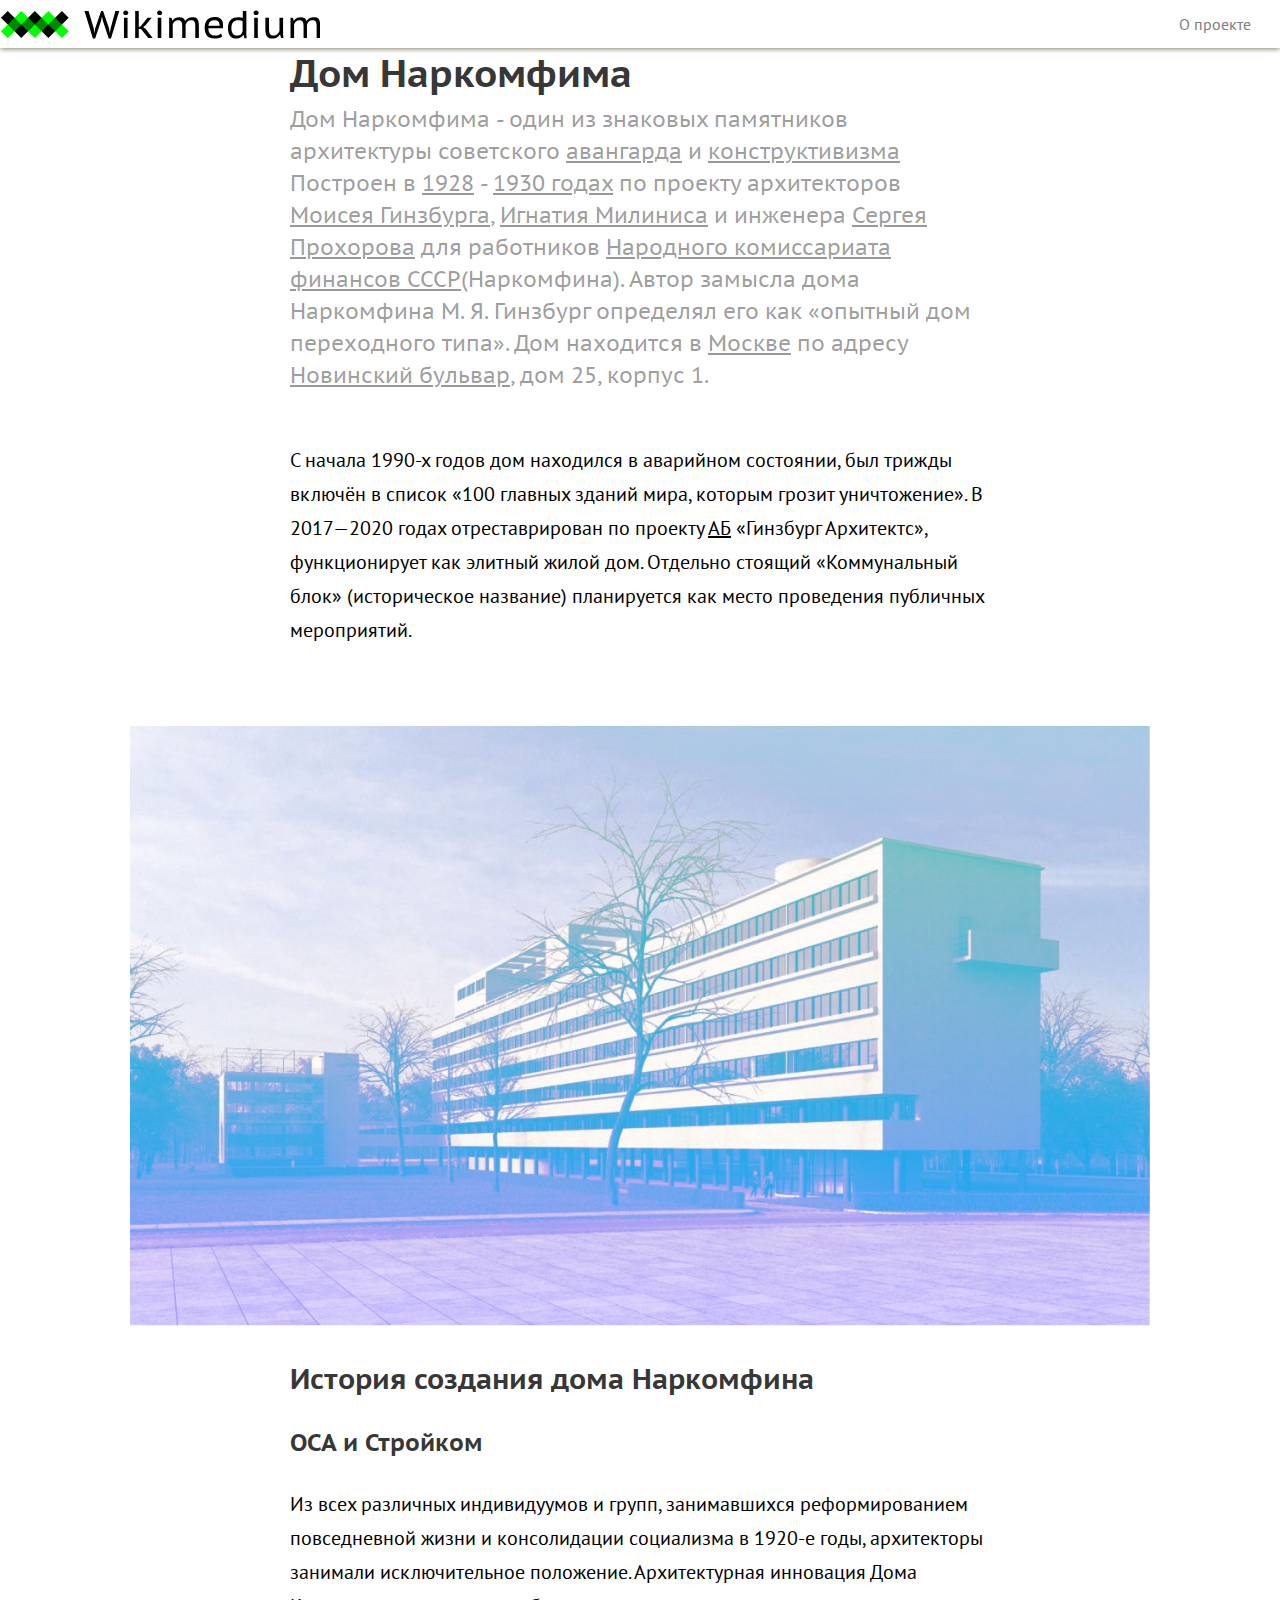
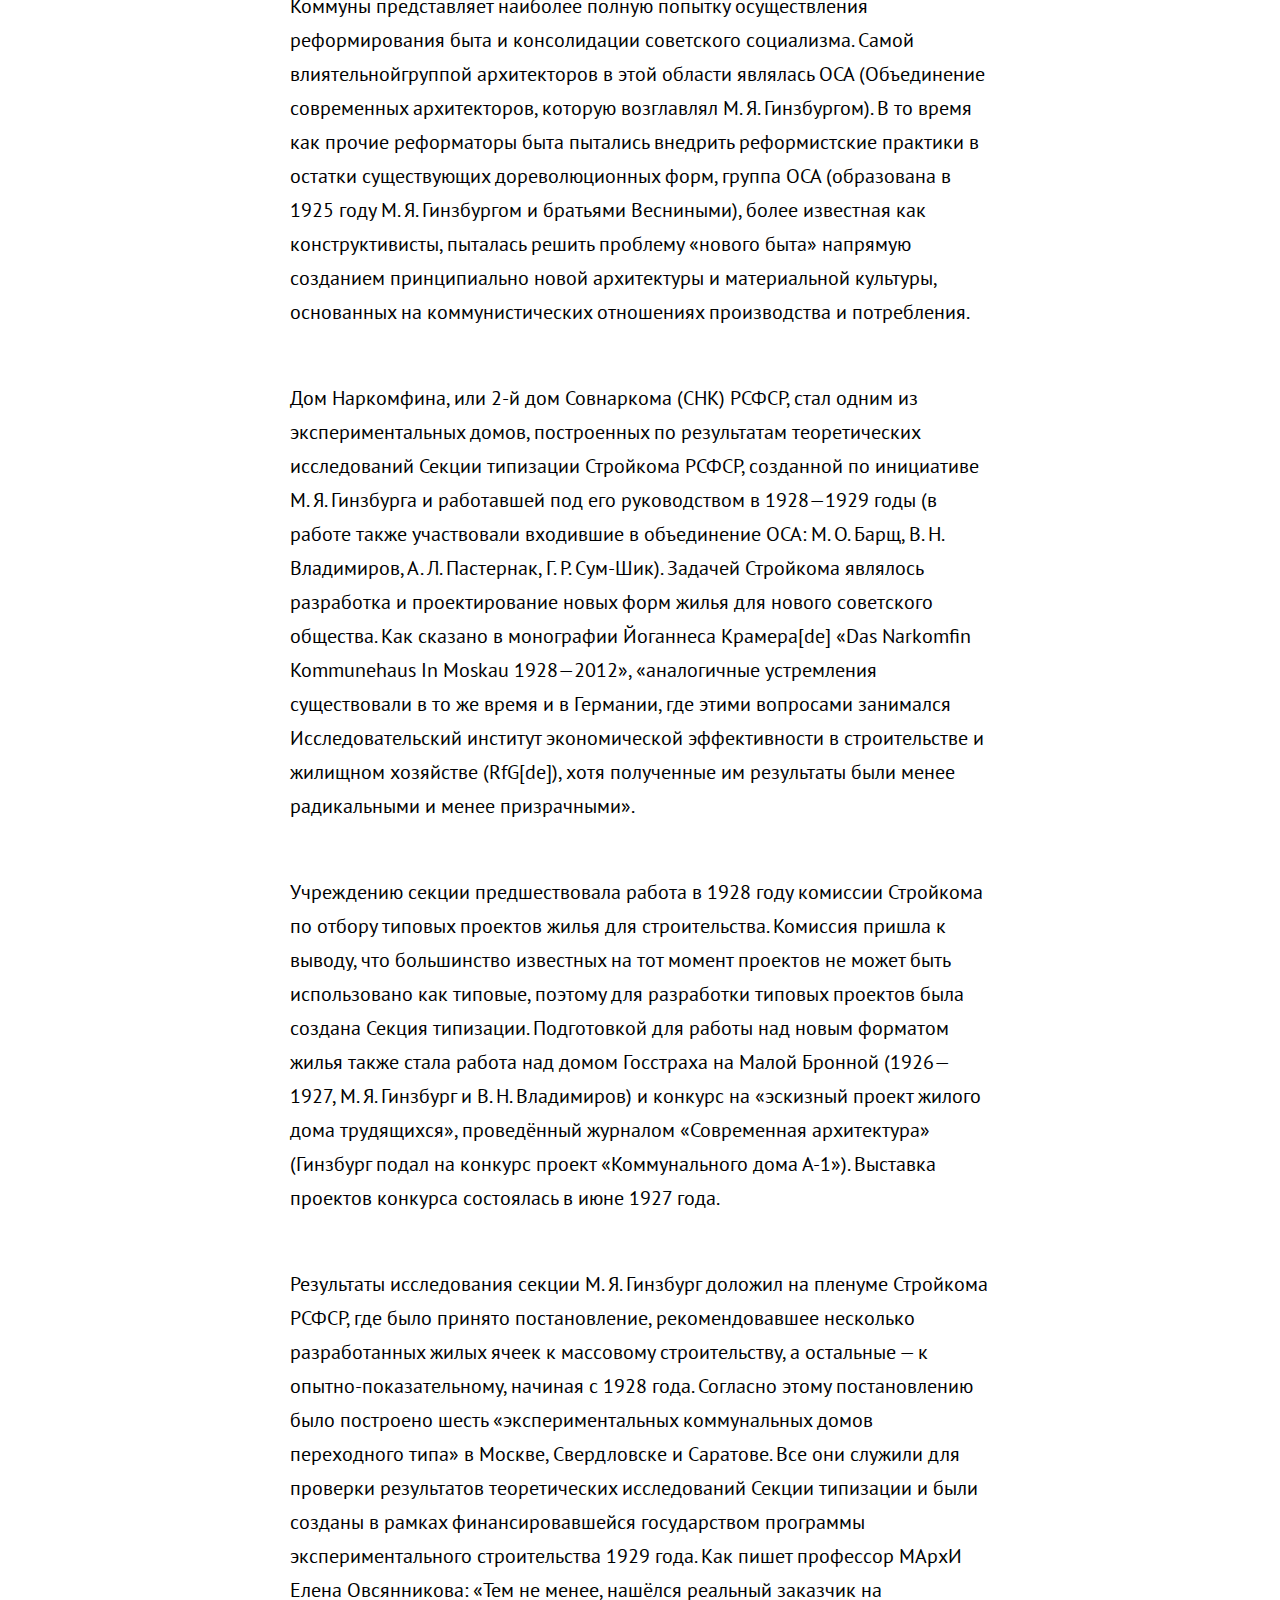
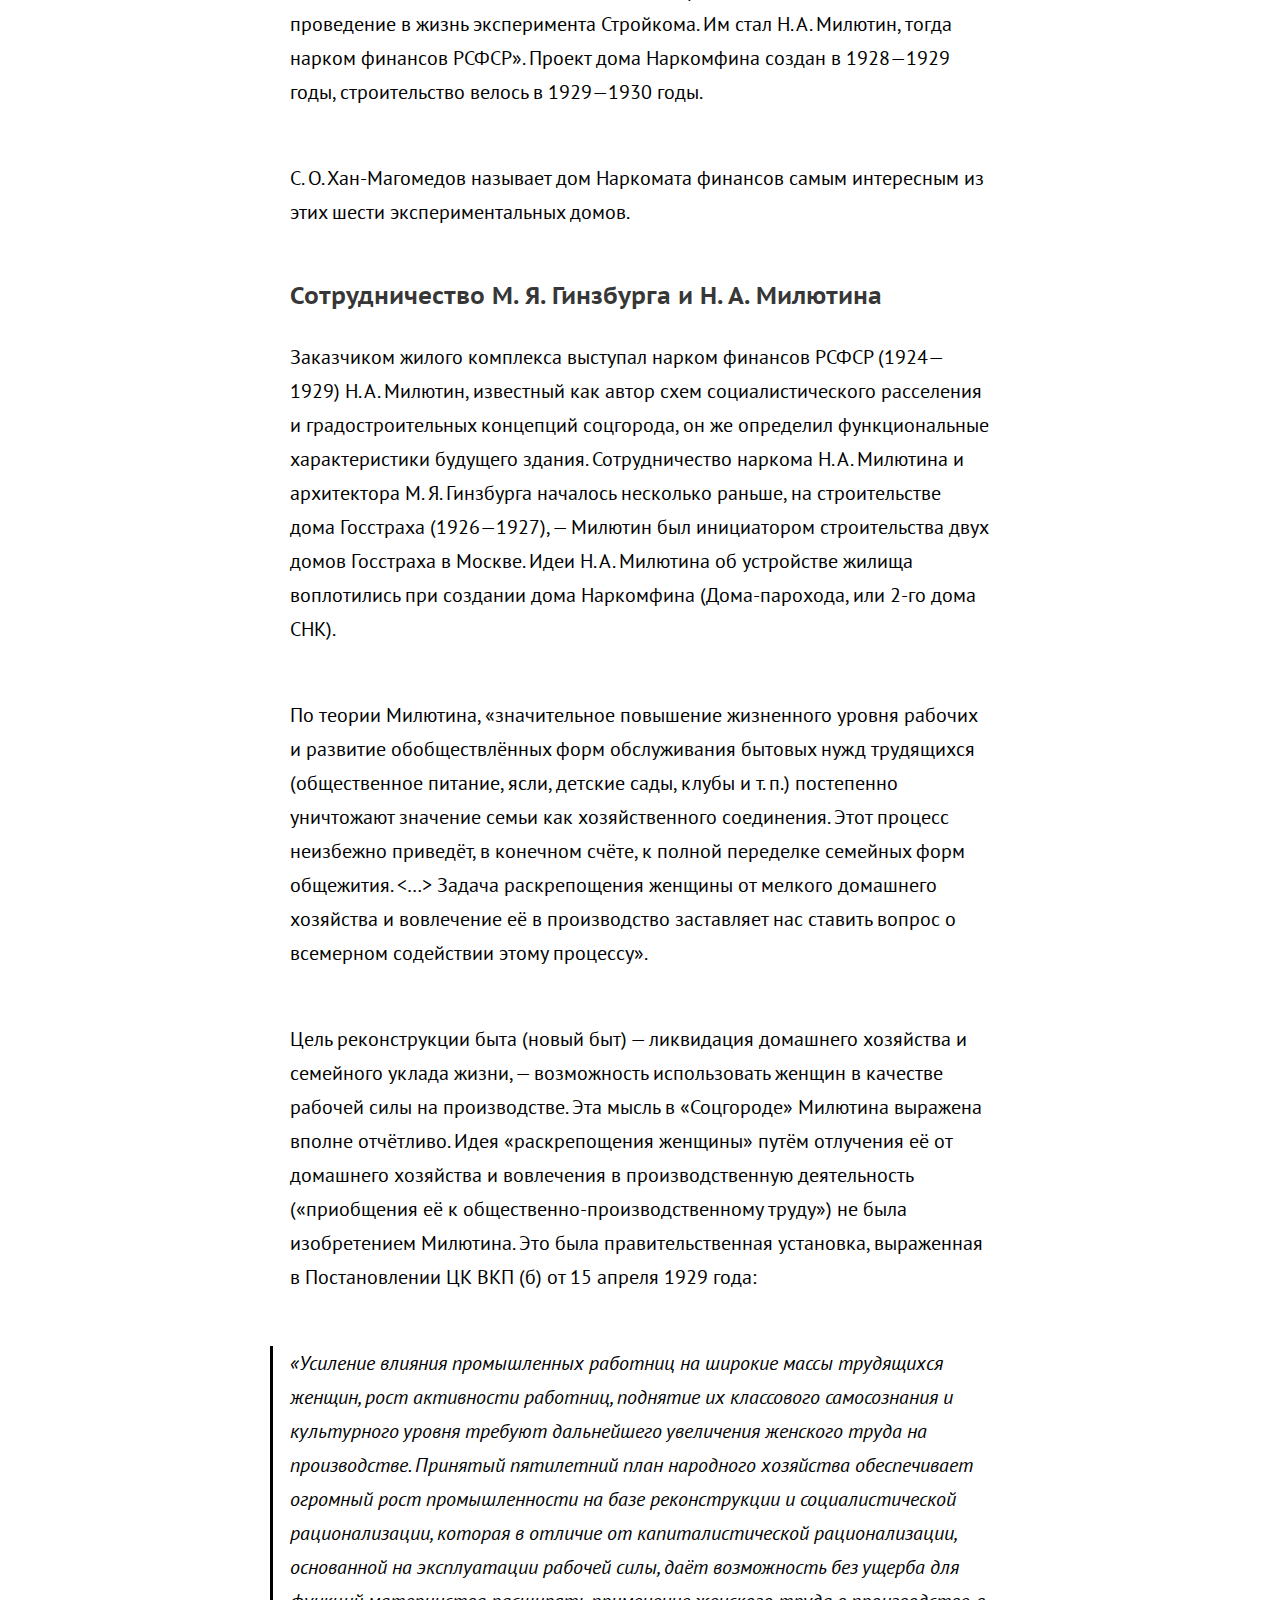
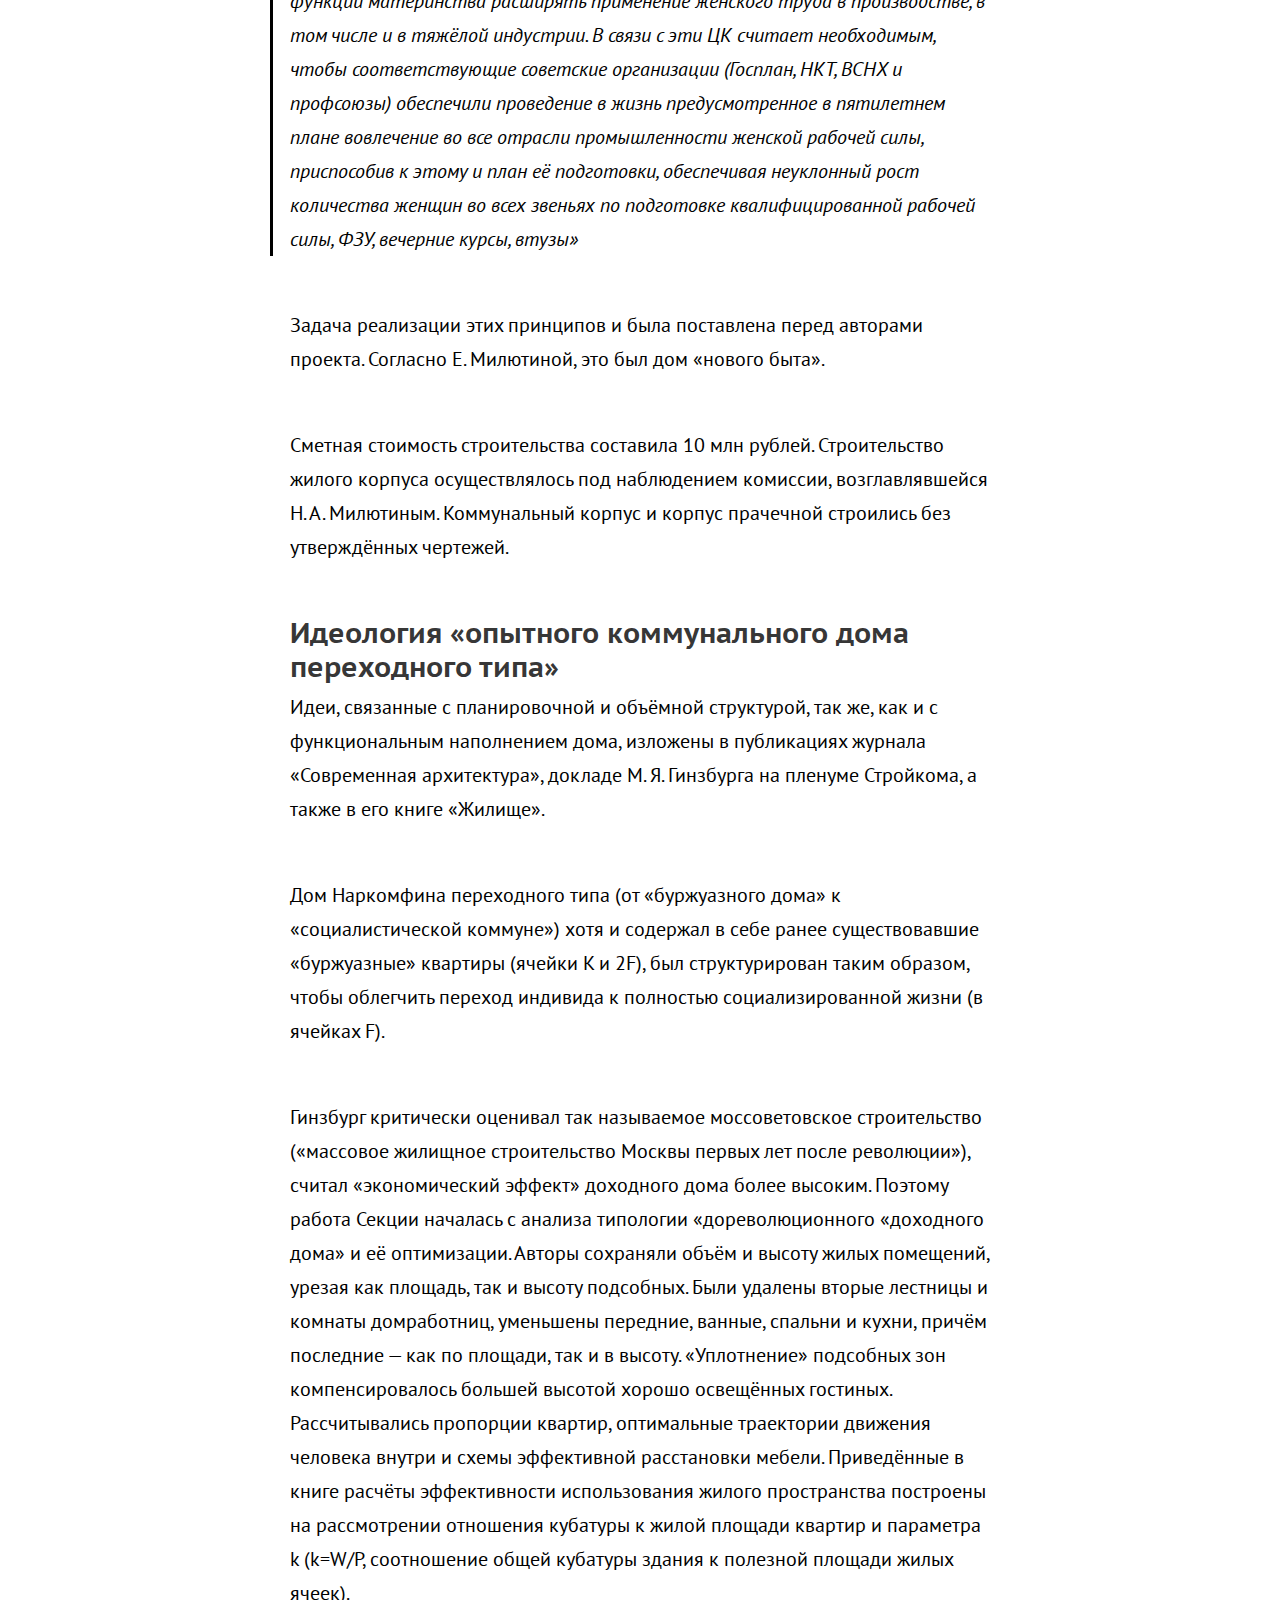
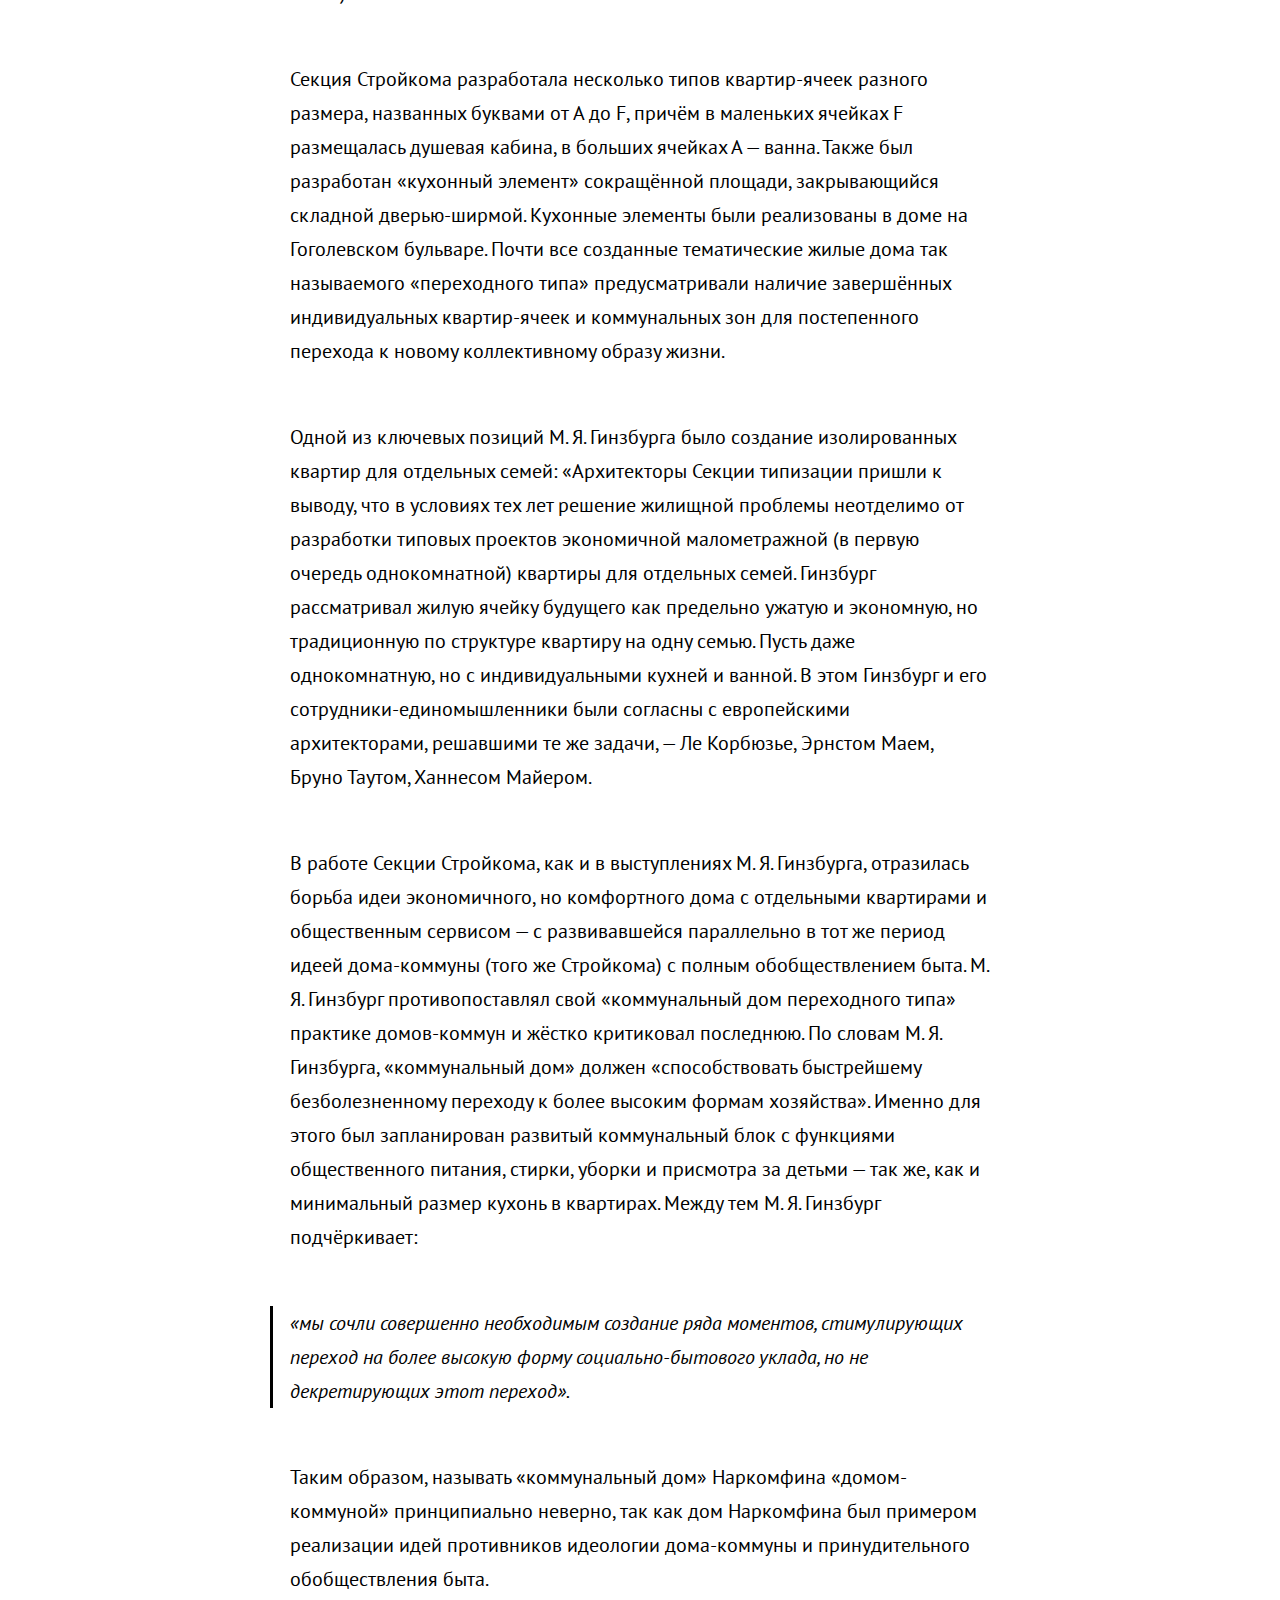
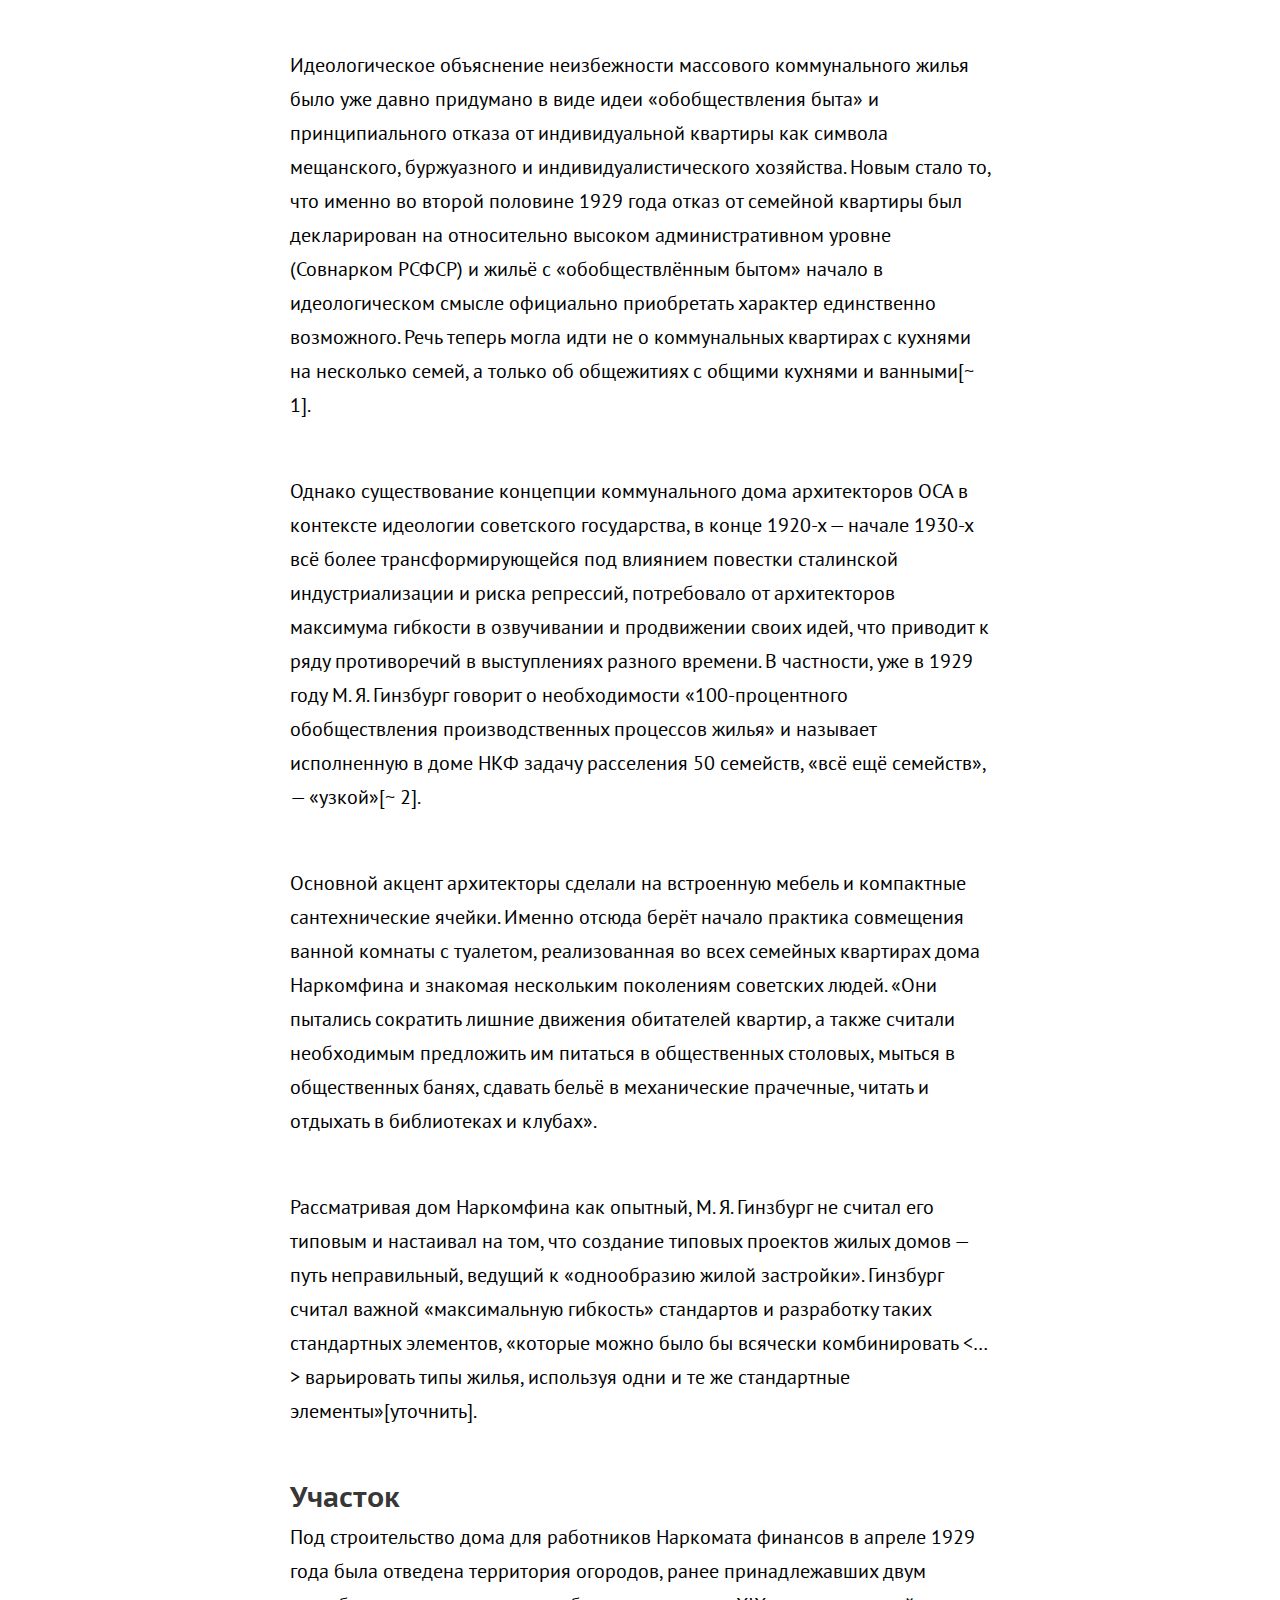
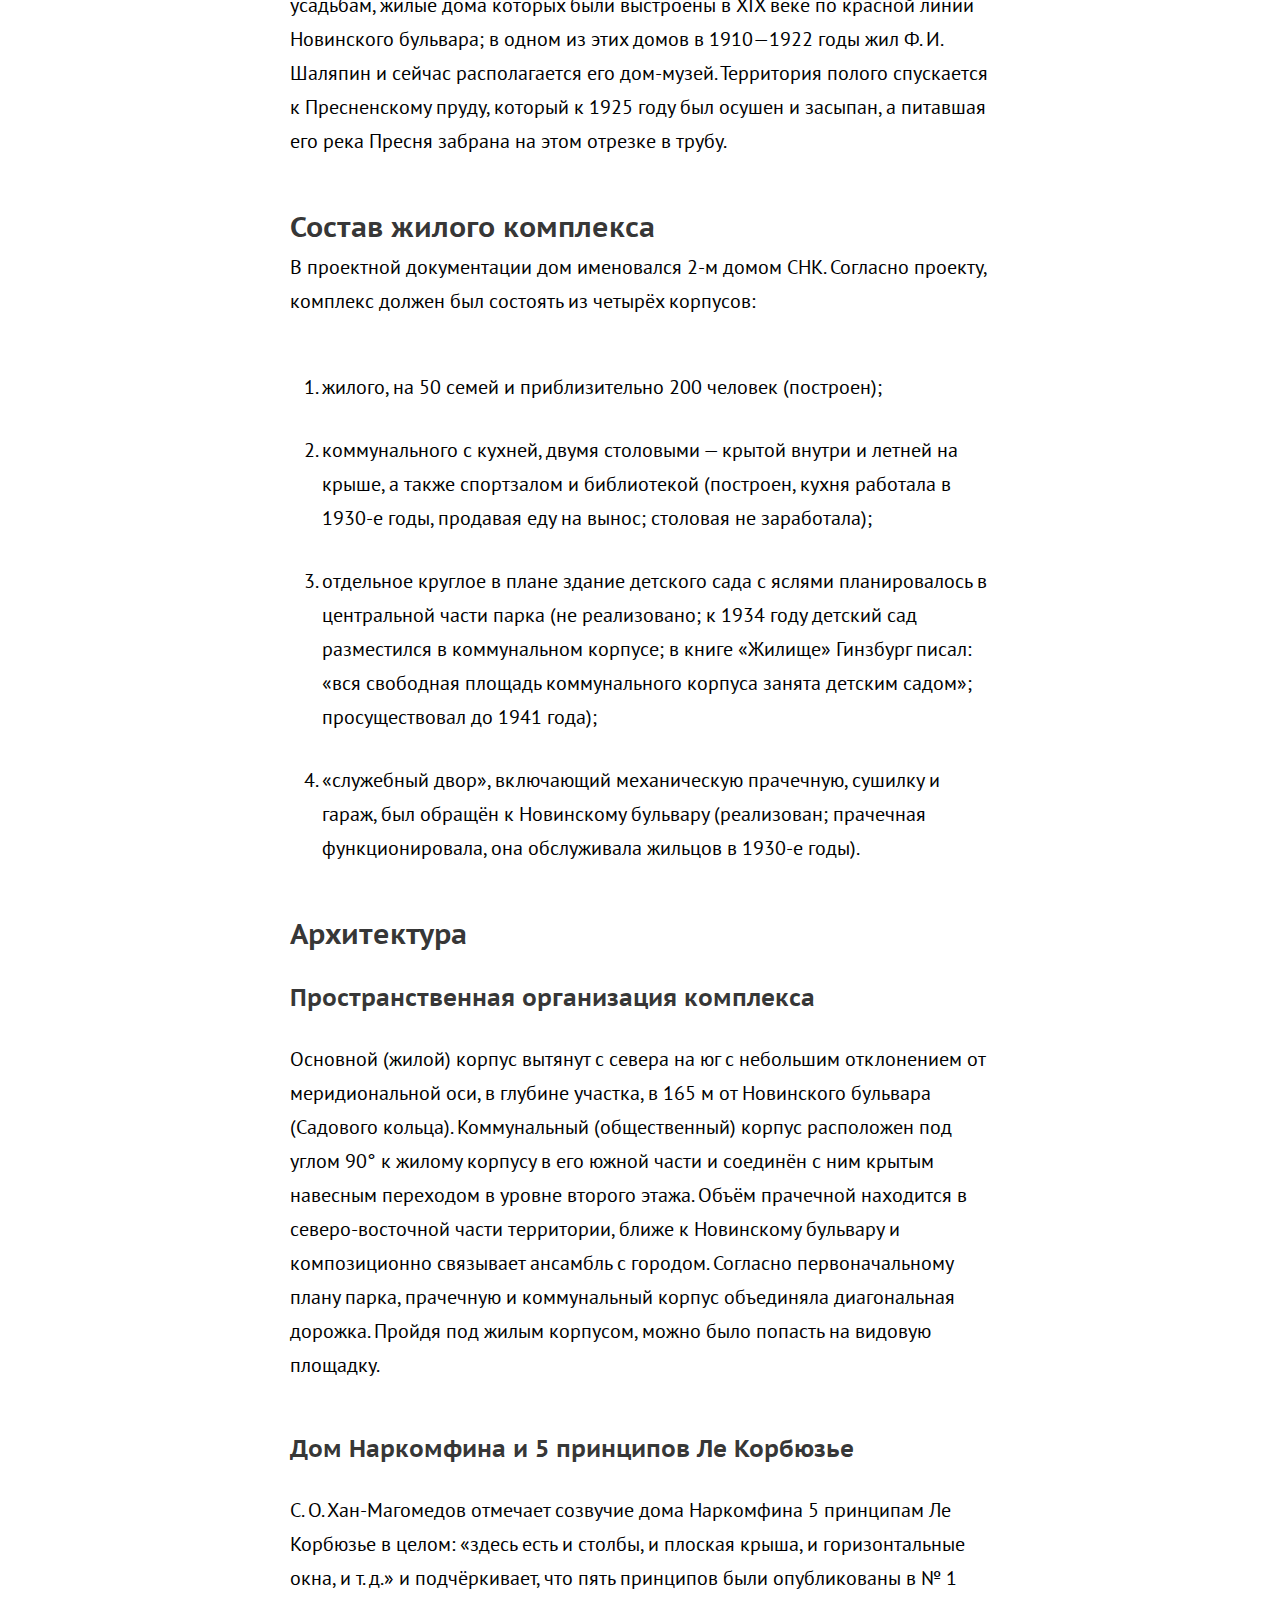
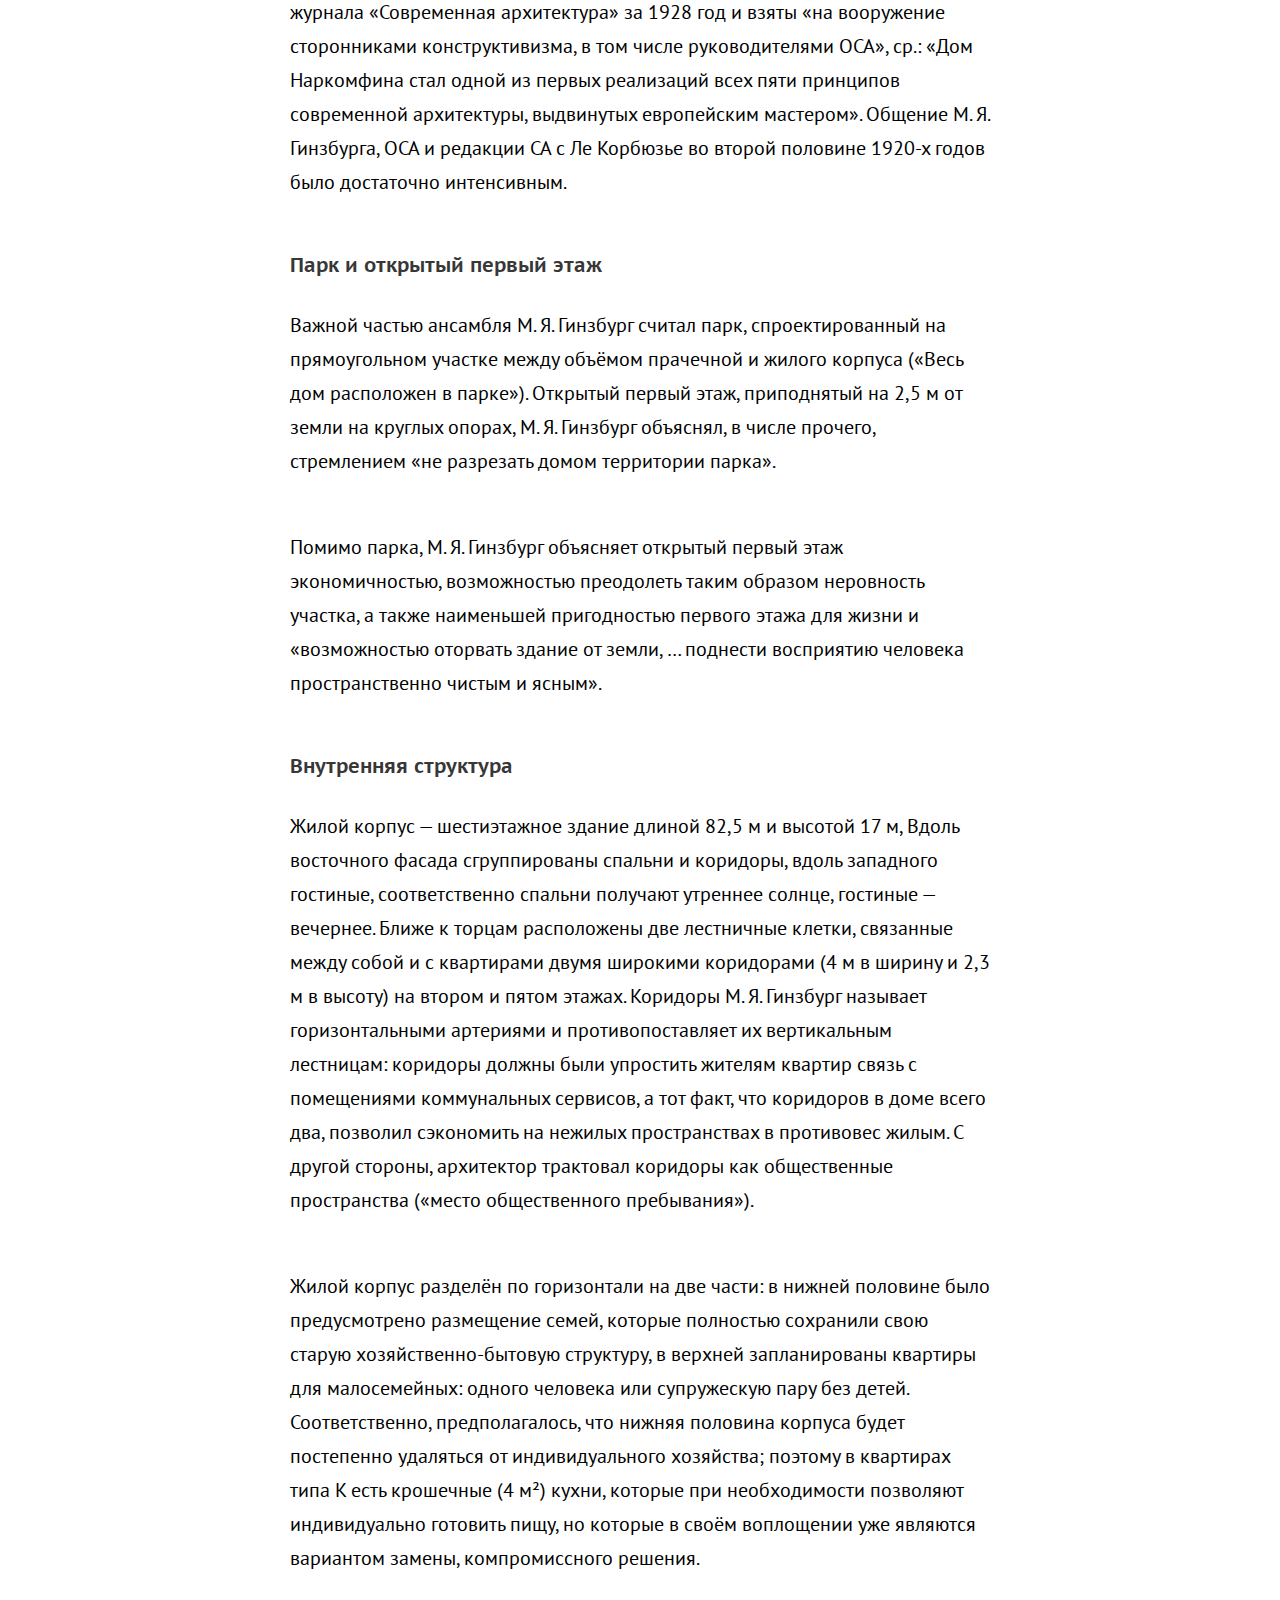
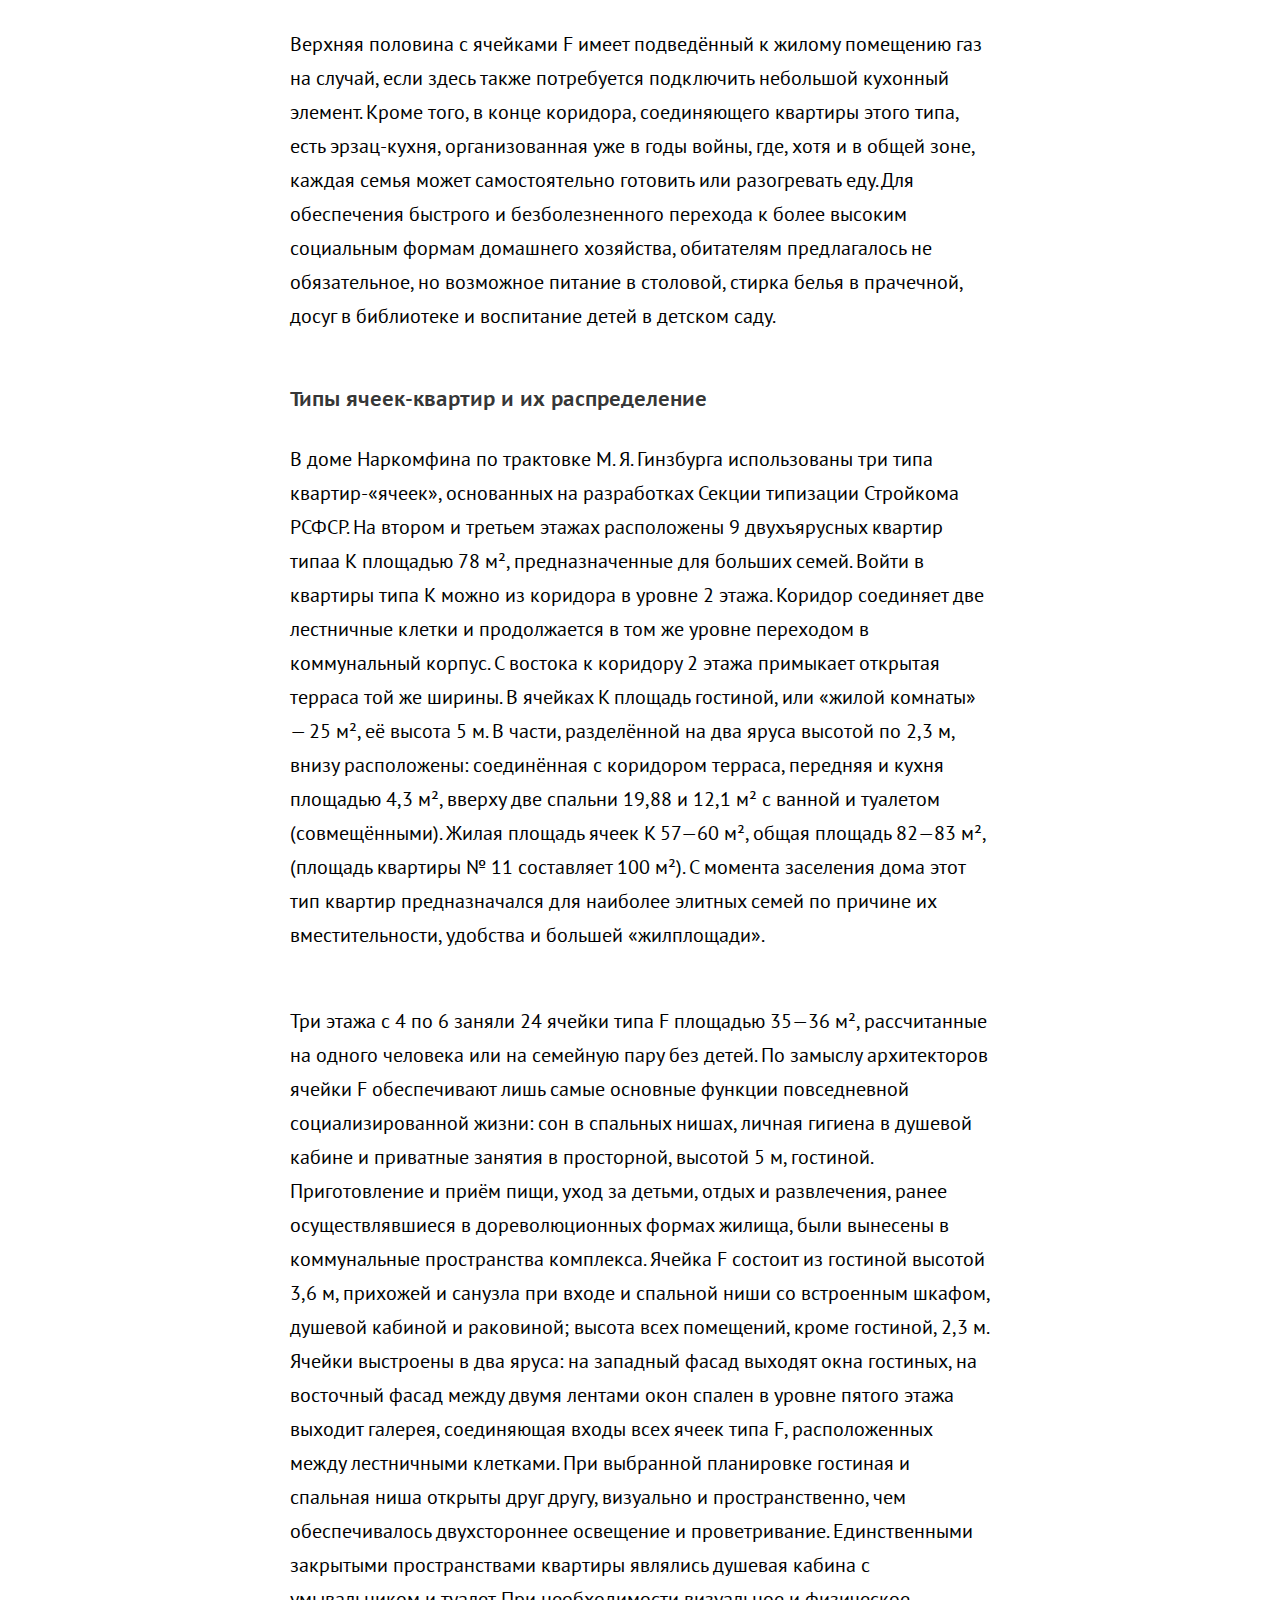
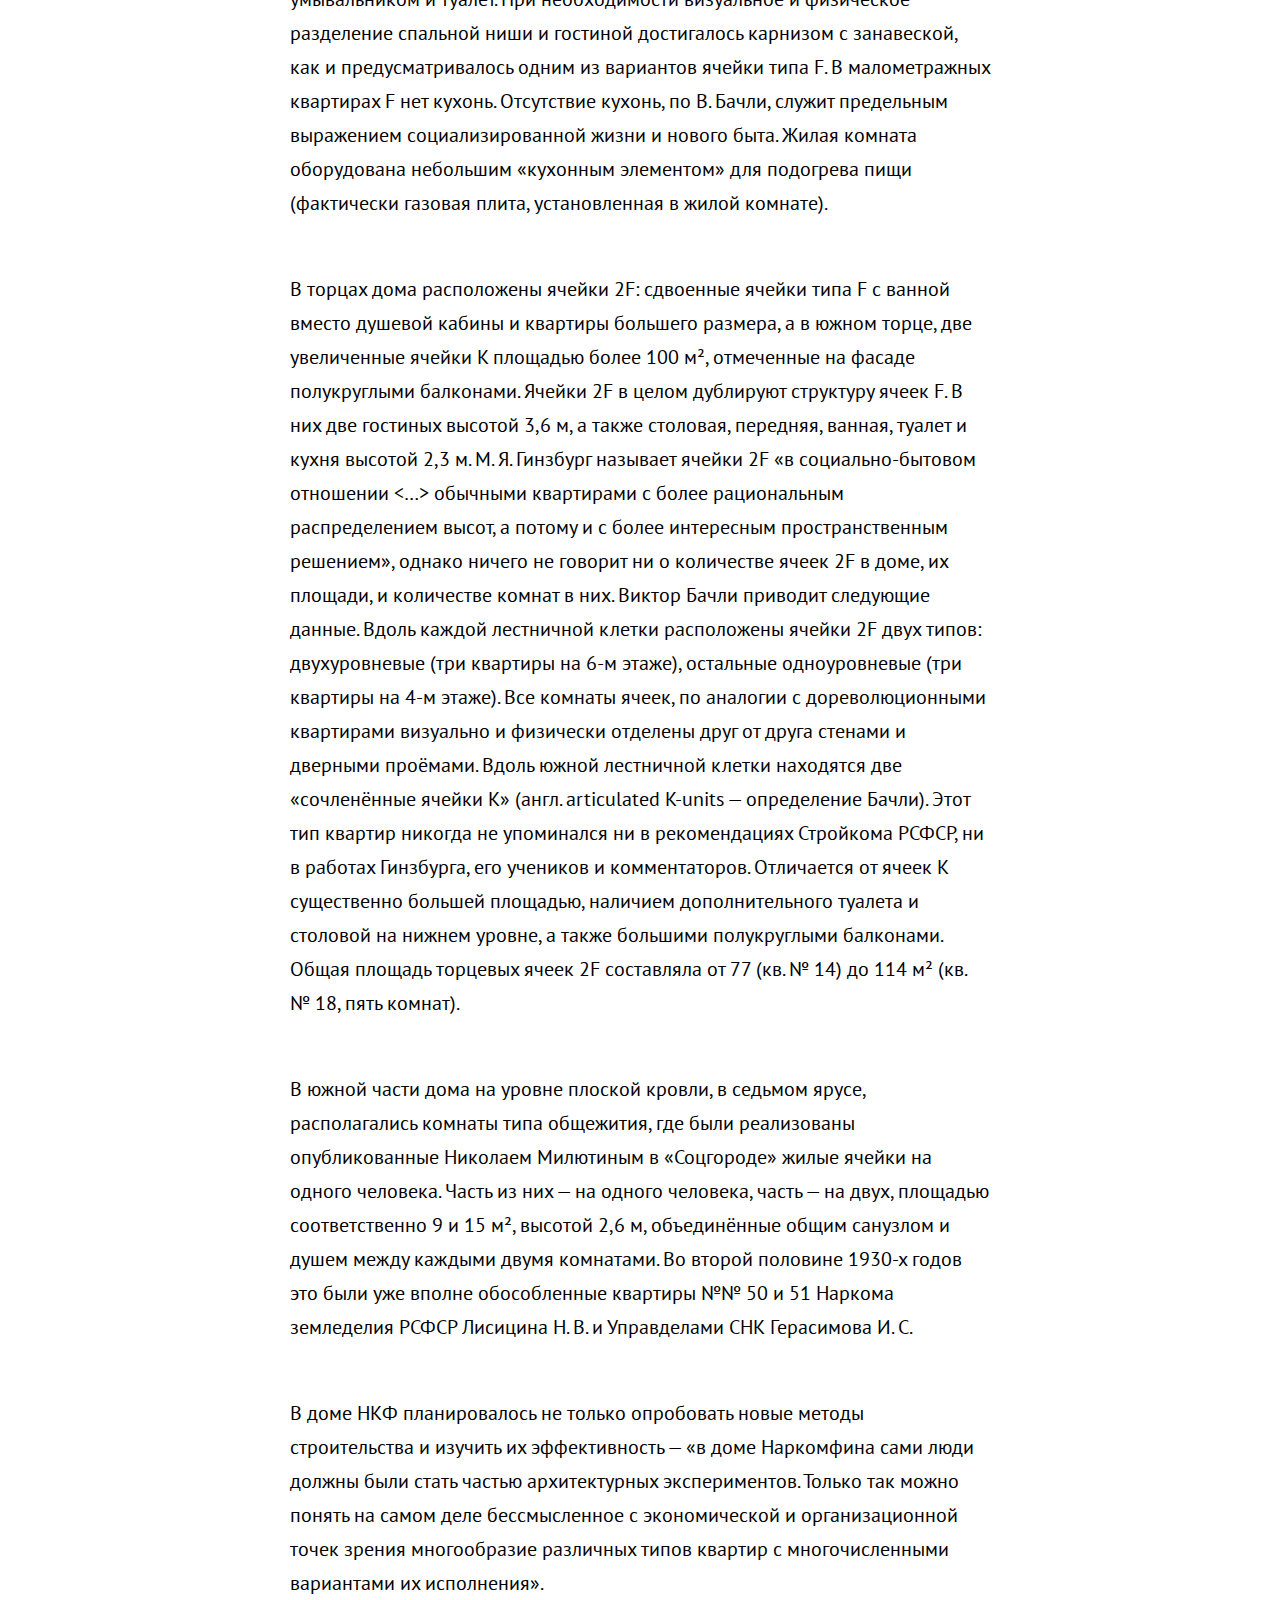
<file: index.html>
<!DOCTYPE html>
<html lang="ru">
  <head>
    <meta charset="UTF-8" />
    <meta name="viewport" content="width=device-width, initial-scale=1.0" />
    <title>Дом Наркомфима</title>
    <link rel="stylesheet" href="stylesheets/style.css" />
    <script src="javascripts/jquery-3.7.1.js" charset="utf-8"></script>
    <script src="javascripts/sidebar.js"></script>
    <meta property="og:type" content="website" />
    <meta
      property="og:url"
      content="https://mpannk.github.io/dom-narkomfina/index.html"
    />
    <meta property="og:title" content="Дом Наркомфина" />
    <meta
      property="og:description"
      content="Проект для изучения основ веб-верстки"
    />
    <meta
      property="og:image"
      content="https://github.com/mpannk/dom-narkomfina/blob/main/images/narkomfin.jpg"
    />
    <!-- фавиконка -->
    <link rel="icon" type="image/x-icon" href="images/favicon.ico" />
    <link rel="icon" type="image/png" href="images/favicon.png" />
  </head>
  <body>
    <!-- верхнее меню / menubar -->
    <nav class="menubar">
      <a href="index.html"><div class="logo"></div></a>
      <ul>
        <li><a href="about.html">О проекте</a></li>
        <!-- <li><a href="">Ссылка</a></li> -->
      </ul>
    </nav>
    <!-- боковое меню / sidebar -->
    <nav class="sidebar">
      <h2>Содержание</h2>
      <ol>
        <li><a href="#s1">История создания дома Наркомфина</a></li>
        <ol>
          <li><a href="#s1n1">ОСА и Стройком</a></li>
          <li>
            <a href="#s1n2">Сотрудничество М. Я. Гинзбурга и Н. А. Милютина</a>
          </li>
        </ol>
        <li>
          <a href="#s2"
            >Идеология «опытного коммунального дома переходного типа»</a
          >
        </li>
        <li><a href="#s3">Участок</a></li>
        <li><a href="#s4">Состав жилого комплекса</a></li>
        <li><a href="#s5">Архитектура</a></li>
        <ol>
          <li><a href="#s5n1">Пространственная организация комплекса</a></li>
          <li><a href="#s5n2">Дом Наркомфина и 5 принципов Ле Корбюзье</a></li>
          <!-- <ol>
            <li><a href="">Парк и открытый первый этаж</a></li>
            <li><a href="">Внутренняя структура</a></li>
            <li><a href="">Типы ячеек-квартир и их распределение</a></li>
            <li><a href="">Архитектура коммунального корпуса</a></li>
            <li><a href="">Фасады</a></li>
          </ol> -->
          <li><a href="#s5n3">Конструкции и материалы</a></li>
          <!-- <ol>
            <li><a href="">Железобетонный каркас</a></li>
            <li><a href="">Блоки Прохорова</a></li>
            <li><a href="">Инженерные коммуникации</a></li>
            <li><a href="">Внешние стены</a></li>
            <li><a href="">Другие экспериментальные материалы</a></li>
            <li><a href="">Цветочницы</a></li>
          </ol> -->
          <li><a href="#s5n4">Интерьеры</a></li>
          <!-- <ol>
            <li><a href="">Освещение</a></li>
            <li><a href="">Сдвижные окна</a></li>
            <li><a href="">Цвет</a></li>
          </ol> -->
        </ol>
        <li><a href="#s6">Критика проекта</a></li>
        <ol>
          <li><a href="#s6n1">С технической стороны</a></li>
          <li><a href="#s6n2">с бытовой стороны</a></li>
        </ol>
        <li><a href="#s7">История эксплуатации и проект реставрации</a></li>
        <ol>
          <li><a href="#s7n1">Развитие городского окружения</a></li>
          <li><a href="#s7n2">Перестройки</a></li>
          <li><a href="#s7n3">Причины ветхости дома</a></li>
          <li><a href="#s7n4">Новейшая история дома и реставрация</a></li>
        </ol>
        <li><a href="#s8">Значение проекта в исторической перспективе</a></li>
        <li><a href="#s9">Реальная жизнь в доме Наркомфина</a></li>
        <ol>
          <li><a href="#s9n1">Известные жители</a></li>
        </ol>
        <!-- <li><a href="">См. также</a></li>
        <li><a href="">Примечания</a></li>
        <ol>
          <li><a href="">Сноски</a></li>
          <li><a href="">Источники</a></li>
        </ol>
        <li><a href="">Литература</a></li>
        <li><a href="">Ссылки</a></li> -->
      </ol>
    </nav>

    <!-- статья / content  -->
    <article>
      <h1 id="main_header">Дом Наркомфима</h1>

      <p>
        <strong>Дом Наркомфима</strong> - один из знаковых памятников
        архитектуры советского
        <a
          href="https://ru.wikipedia.org/wiki/%D0%90%D0%B2%D0%B0%D0%BD%D0%B3%D0%B0%D1%80%D0%B4_(%D0%B8%D1%81%D0%BA%D1%83%D1%81%D1%81%D1%82%D0%B2%D0%BE)"
          >авангарда</a
        >
        и
        <a
          href="https://ru.wikipedia.org/wiki/%D0%9A%D0%BE%D0%BD%D1%81%D1%82%D1%80%D1%83%D0%BA%D1%82%D0%B8%D0%B2%D0%B8%D0%B7%D0%BC_(%D0%B8%D1%81%D0%BA%D1%83%D1%81%D1%81%D1%82%D0%B2%D0%BE)"
          >конструктивизма</a
        >
        Построен в
        <a href="https://ru.wikipedia.org/wiki/1928_%D0%B3%D0%BE%D0%B4">1928</a>
        -
        <a href="https://ru.wikipedia.org/wiki/1930_%D0%B3%D0%BE%D0%B4"
          >1930 годах</a
        >
        по проекту архитекторов
        <a
          href="https://ru.wikipedia.org/wiki/%D0%93%D0%B8%D0%BD%D0%B7%D0%B1%D1%83%D1%80%D0%B3,_%D0%9C%D0%BE%D0%B8%D1%81%D0%B5%D0%B9_%D0%AF%D0%BA%D0%BE%D0%B2%D0%BB%D0%B5%D0%B2%D0%B8%D1%87"
          >Моисея Гинзбурга</a
        >,
        <a
          href="https://ru.wikipedia.org/wiki/%D0%9C%D0%B8%D0%BB%D0%B8%D0%BD%D0%B8%D1%81,_%D0%98%D0%B3%D0%BD%D0%B0%D1%82%D0%B8%D0%B9_%D0%A4%D1%80%D0%B0%D0%BD%D1%86%D0%B5%D0%B2%D0%B8%D1%87"
          >Игнатия Милиниса</a
        >
        и инженера
        <a
          href="https://ru.wikipedia.org/wiki/%D0%A1%D0%B5%D1%80%D0%B3%D0%B5%D0%B9_%D0%9B%D1%8C%D0%B2%D0%BE%D0%B2%D0%B8%D1%87_%D0%9F%D1%80%D0%BE%D1%85%D0%BE%D1%80%D0%BE%D0%B2"
          >Сергея Прохорова</a
        >
        для работников
        <a
          href="https://ru.wikipedia.org/wiki/%D0%9D%D0%B0%D1%80%D0%BE%D0%B4%D0%BD%D1%8B%D0%B9_%D0%BA%D0%BE%D0%BC%D0%B8%D1%81%D1%81%D0%B0%D1%80%D0%B8%D0%B0%D1%82_%D1%84%D0%B8%D0%BD%D0%B0%D0%BD%D1%81%D0%BE%D0%B2_%D0%A1%D0%A1%D0%A1%D0%A0"
          >Народного комиссариата финансов СССР</a
        >(Наркомфина). Автор замысла дома Наркомфина М. Я. Гинзбург определял
        его как «опытный дом переходного типа». Дом находится в
        <a
          href="https://ru.wikipedia.org/wiki/%D0%9C%D0%BE%D1%81%D0%BA%D0%B2%D0%B0"
          >Москве</a
        >
        по адресу
        <a
          href="https://ru.wikipedia.org/wiki/%D0%9D%D0%BE%D0%B2%D0%B8%D0%BD%D1%81%D0%BA%D0%B8%D0%B9_%D0%B1%D1%83%D0%BB%D1%8C%D0%B2%D0%B0%D1%80"
          >Новинский бульвар</a
        >, дом 25, корпус 1.
      </p>
      <p>
        С начала 1990-х годов дом находился в аварийном состоянии, был трижды
        включён в список «100 главных зданий мира, которым грозит уничтожение».
        В 2017—2020 годах отреставрирован по проекту
        <a
          href="https://ru.wikipedia.org/wiki/%D0%90%D1%80%D1%85%D0%B8%D1%82%D0%B5%D0%BA%D1%82%D1%83%D1%80%D0%BD%D0%BE%D0%B5_%D0%B1%D1%8E%D1%80%D0%BE"
          >АБ</a
        >
        «Гинзбург Архитектс», функционирует как элитный жилой дом. Отдельно
        стоящий «Коммунальный блок» (историческое название) планируется как
        место проведения публичных мероприятий.
      </p>
      <img src="images/narkomfin.jpg" alt="Дом Наркомфина" />
      <h3 id="s1">История создания дома Наркомфина</h3>

      <h4 id="s1n1">ОСА и Стройком</h4>
      <p>
        Из всех различных индивидуумов и групп, занимавшихся реформированием
        повседневной жизни и консолидации социализма в 1920-е годы, архитекторы
        занимали исключительное положение. Архитектурная инновация Дома Коммуны
        представляет наиболее полную попытку осуществления реформирования быта и
        консолидации советского социализма. Самой влиятельнойгруппой
        архитекторов в этой области являлась ОСА (Объединение современных
        архитекторов, которую возглавлял М. Я. Гинзбургом). В то время как
        прочие реформаторы быта пытались внедрить реформистские практики в
        остатки существующих дореволюционных форм, группа ОСА (образована в 1925
        году М. Я. Гинзбургом и братьями Весниными), более известная как
        конструктивисты, пыталась решить проблему «нового быта» напрямую
        созданием принципиально новой архитектуры и материальной культуры,
        основанных на коммунистических отношениях производства и потребления.
      </p>
      <p>
        Дом Наркомфина, или 2-й дом Совнаркома (СНК) РСФСР, стал одним из
        экспериментальных домов, построенных по результатам теоретических
        исследований Секции типизации Стройкома РСФСР, созданной по инициативе
        М. Я. Гинзбурга и работавшей под его руководством в 1928—1929 годы (в
        работе также участвовали входившие в объединение ОСА: М. О. Барщ, В. Н.
        Владимиров, А. Л. Пастернак, Г. Р. Сум-Шик). Задачей Стройкома являлось
        разработка и проектирование новых форм жилья для нового советского
        общества. Как сказано в монографии Йоганнеса Крамера[de] «Das Narkomfin
        Kommunehaus In Moskau 1928—2012»,
        <em
          >«аналогичные устремления существовали в то же время и в Германии, где
          этими вопросами занимался Исследовательский институт экономической
          эффективности в строительстве и жилищном хозяйстве (RfG[de]), хотя
          полученные им результаты были менее радикальными и менее призрачными».
        </em>
      </p>
      <p>
        Учреждению секции предшествовала работа в 1928 году комиссии Стройкома
        по отбору типовых проектов жилья для строительства. Комиссия пришла к
        выводу, что большинство известных на тот момент проектов не может быть
        использовано как типовые, поэтому для разработки типовых проектов была
        создана Секция типизации. Подготовкой для работы над новым форматом
        жилья также стала работа над домом Госстраха на Малой Бронной
        (1926—1927, М. Я. Гинзбург и В. Н. Владимиров) и конкурс на «эскизный
        проект жилого дома трудящихся», проведённый журналом «Современная
        архитектура» (Гинзбург подал на конкурс проект «Коммунального дома
        А-1»). Выставка проектов конкурса состоялась в июне 1927 года.
      </p>
      <p>
        Результаты исследования секции М. Я. Гинзбург доложил на пленуме
        Стройкома РСФСР, где было принято постановление, рекомендовавшее
        несколько разработанных жилых ячеек к массовому строительству, а
        остальные — к опытно-показательному, начиная с 1928 года. Согласно этому
        постановлению было построено шесть «экспериментальных коммунальных домов
        переходного типа» в Москве, Свердловске и Саратове. Все они служили для
        проверки результатов теоретических исследований Секции типизации и были
        созданы в рамках финансировавшейся государством программы
        экспериментального строительства 1929 года. Как пишет профессор МАрхИ
        Елена Овсянникова: «Тем не менее, нашёлся реальный заказчик на
        проведение в жизнь эксперимента Стройкома. Им стал Н. А. Милютин, тогда
        нарком финансов РСФСР». Проект дома Наркомфина создан в 1928—1929 годы,
        строительство велось в 1929—1930 годы.
      </p>
      <p>
        С. О. Хан-Магомедов называет дом Наркомата финансов самым интересным из
        этих шести экспериментальных домов.
      </p>
      <h4 id="s1n2">Сотрудничество М. Я. Гинзбурга и Н. А. Милютина</h4>
      <p>
        Заказчиком жилого комплекса выступал нарком финансов РСФСР (1924—1929)
        Н. А. Милютин, известный как автор схем социалистического расселения и
        градостроительных концепций соцгорода, он же определил функциональные
        характеристики будущего здания. Сотрудничество наркома Н. А. Милютина и
        архитектора М. Я. Гинзбурга началось несколько раньше, на строительстве
        дома Госстраха (1926—1927), — Милютин был инициатором строительства двух
        домов Госстраха в Москве. Идеи Н. А. Милютина об устройстве жилища
        воплотились при создании дома Наркомфина (Дома-парохода, или 2-го дома
        СНК).
      </p>
      <p>
        По теории Милютина,
        <em>
          «значительное повышение жизненного уровня рабочих и развитие
          обобществлённых форм обслуживания бытовых нужд трудящихся
          (общественное питание, ясли, детские сады, клубы и т. п.) постепенно
          уничтожают значение семьи как хозяйственного соединения. Этот процесс
          неизбежно приведёт, в конечном счёте, к полной переделке семейных форм
          общежития. <…> Задача раскрепощения женщины от мелкого домашнего
          хозяйства и вовлечение её в производство заставляет нас ставить вопрос
          о всемерном содействии этому процессу».
        </em>
      </p>
      <p>
        Цель реконструкции быта (<em>новый быт</em>) — ликвидация домашнего
        хозяйства и семейного уклада жизни, — возможность использовать женщин в
        качестве рабочей силы на производстве. Эта мысль в «Соцгороде» Милютина
        выражена вполне отчётливо. Идея «раскрепощения женщины» путём отлучения
        её от домашнего хозяйства и вовлечения в производственную деятельность
        («приобщения её к общественно-производственному труду») не была
        изобретением Милютина. Это была правительственная установка, выраженная
        в Постановлении ЦК ВКП (б) от 15 апреля 1929 года:
      </p>
      <blockquote>
        «Усиление влияния промышленных работниц на широкие массы трудящихся
        женщин, рост активности работниц, поднятие их классового самосознания и
        культурного уровня требуют дальнейшего увеличения женского труда на
        производстве. Принятый пятилетний план народного хозяйства обеспечивает
        огромный рост промышленности на базе реконструкции и социалистической
        рационализации, которая в отличие от капиталистической рационализации,
        основанной на эксплуатации рабочей силы, даёт возможность без ущерба для
        функций материнства расширять применение женского труда в производстве,
        в том числе и в тяжёлой индустрии. В связи с эти ЦК считает необходимым,
        чтобы соответствующие советские организации (Госплан, НКТ, ВСНХ и
        профсоюзы) обеспечили проведение в жизнь предусмотренное в пятилетнем
        плане вовлечение во все отрасли промышленности женской рабочей силы,
        приспособив к этому и план её подготовки, обеспечивая неуклонный рост
        количества женщин во всех звеньях по подготовке квалифицированной
        рабочей силы, ФЗУ, вечерние курсы, втузы»
      </blockquote>
      <p>
        Задача реализации этих принципов и была поставлена перед авторами
        проекта. Согласно Е. Милютиной, это был дом «нового быта».
      </p>
      <p>
        Сметная стоимость строительства составила 10 млн рублей. Строительство
        жилого корпуса осуществлялось под наблюдением комиссии, возглавлявшейся
        Н. А. Милютиным. Коммунальный корпус и корпус прачечной строились без
        утверждённых чертежей.
      </p>
      <h3 id="s2">Идеология «опытного коммунального дома переходного типа»</h3>

      <p>
        Идеи, связанные с планировочной и объёмной структурой, так же, как и с
        функциональным наполнением дома, изложены в публикациях журнала
        «Современная архитектура», докладе М. Я. Гинзбурга на пленуме Стройкома,
        а также в его книге «Жилище».
      </p>
      <p>
        Дом Наркомфина переходного типа (от «буржуазного дома» к
        «социалистической коммуне») хотя и содержал в себе ранее существовавшие
        «буржуазные» квартиры (ячейки K и 2F), был структурирован таким образом,
        чтобы облегчить переход индивида к полностью социализированной жизни (в
        ячейках F).
      </p>
      <p>
        Гинзбург критически оценивал так называемое моссоветовское строительство
        («массовое жилищное строительство Москвы первых лет после революции»),
        считал «экономический эффект» доходного дома более высоким. Поэтому
        работа Секции началась с анализа типологии «дореволюционного «доходного
        дома» и её оптимизации. Авторы сохраняли объём и высоту жилых помещений,
        урезая как площадь, так и высоту подсобных. Были удалены вторые лестницы
        и комнаты домработниц, уменьшены передние, ванные, спальни и кухни,
        причём последние — как по площади, так и в высоту. «Уплотнение»
        подсобных зон компенсировалось большей высотой хорошо освещённых
        гостиных. Рассчитывались пропорции квартир, оптимальные траектории
        движения человека внутри и схемы эффективной расстановки мебели.
        Приведённые в книге расчёты эффективности использования жилого
        пространства построены на рассмотрении отношения кубатуры к жилой
        площади квартир и параметра k (k=W/P, соотношение общей кубатуры здания
        к полезной площади жилых ячеек).
      </p>
      <p>
        Секция Стройкома разработала несколько типов квартир-ячеек разного
        размера, названных буквами от A до F, причём в маленьких ячейках F
        размещалась душевая кабина, в больших ячейках А — ванна. Также был
        разработан «кухонный элемент» сокращённой площади, закрывающийся
        складной дверью-ширмой. Кухонные элементы были реализованы в доме на
        Гоголевском бульваре. Почти все созданные тематические жилые дома так
        называемого «переходного типа» предусматривали наличие завершённых
        индивидуальных квартир-ячеек и коммунальных зон для постепенного
        перехода к новому коллективному образу жизни.
      </p>
      <p>
        Одной из ключевых позиций М. Я. Гинзбурга было создание изолированных
        квартир для отдельных семей: «Архитекторы Секции типизации пришли к
        выводу, что в условиях тех лет решение жилищной проблемы неотделимо от
        разработки типовых проектов экономичной малометражной (в первую очередь
        однокомнатной) квартиры для отдельных семей. Гинзбург рассматривал жилую
        ячейку будущего как предельно ужатую и экономную, но традиционную по
        структуре квартиру на одну семью. Пусть даже однокомнатную, но с
        индивидуальными кухней и ванной. В этом Гинзбург и его
        сотрудники-единомышленники были согласны с европейскими архитекторами,
        решавшими те же задачи, — Ле Корбюзье, Эрнстом Маем, Бруно Таутом,
        Ханнесом Майером.
      </p>
      <p>
        В работе Секции Стройкома, как и в выступлениях М. Я. Гинзбурга,
        отразилась борьба идеи экономичного, но комфортного дома с отдельными
        квартирами и общественным сервисом — с развивавшейся параллельно в тот
        же период идеей дома-коммуны (того же Стройкома) с полным
        обобществлением быта. М. Я. Гинзбург противопоставлял свой «коммунальный
        дом переходного типа» практике домов-коммун и жёстко критиковал
        последнюю. По словам М. Я. Гинзбурга, «коммунальный дом» должен
        <em
          >«способствовать быстрейшему безболезненному переходу к более высоким
          формам хозяйства»</em
        >. Именно для этого был запланирован развитый коммунальный блок с
        функциями общественного питания, стирки, уборки и присмотра за детьми —
        так же, как и минимальный размер кухонь в квартирах. Между тем М. Я.
        Гинзбург подчёркивает:
      </p>
      <blockquote>
        <em
          >«мы сочли совершенно необходимым создание ряда моментов,
          стимулирующих переход на более высокую форму социально-бытового
          уклада, но не декретирующих этот переход».</em
        >
      </blockquote>
      <p>
        Таким образом, называть «коммунальный дом» Наркомфина «домом-коммуной»
        принципиально неверно, так как дом Наркомфина был примером реализации
        идей противников идеологии дома-коммуны и принудительного обобществления
        быта.
      </p>
      <p>
        Идеологическое объяснение неизбежности массового коммунального жилья
        было уже давно придумано в виде идеи «обобществления быта» и
        принципиального отказа от индивидуальной квартиры как символа
        мещанского, буржуазного и индивидуалистического хозяйства. Новым стало
        то, что именно во второй половине 1929 года отказ от семейной квартиры
        был декларирован на относительно высоком административном уровне
        (Совнарком РСФСР) и жильё с «обобществлённым бытом» начало в
        идеологическом смысле официально приобретать характер единственно
        возможного. Речь теперь могла идти не о коммунальных квартирах с кухнями
        на несколько семей, а только об общежитиях с общими кухнями и ванными[~
        1].
      </p>
      <p>
        Однако существование концепции коммунального дома архитекторов ОСА в
        контексте идеологии советского государства, в конце 1920-х — начале
        1930-х всё более трансформирующейся под влиянием повестки сталинской
        индустриализации и риска репрессий, потребовало от архитекторов
        максимума гибкости в озвучивании и продвижении своих идей, что приводит
        к ряду противоречий в выступлениях разного времени. В частности, уже в
        1929 году М. Я. Гинзбург говорит о необходимости «100-процентного
        обобществления производственных процессов жилья» и называет исполненную
        в доме НКФ задачу расселения 50 семейств, <em>«всё ещё семейств»</em>, —
        «узкой»[~ 2].
      </p>
      <p>
        Основной акцент архитекторы сделали на встроенную мебель и компактные
        сантехнические ячейки. Именно отсюда берёт начало практика совмещения
        ванной комнаты с туалетом, реализованная во всех семейных квартирах дома
        Наркомфина и знакомая нескольким поколениям советских людей.
        <em>
          «Они пытались сократить лишние движения обитателей квартир, а также
          считали необходимым предложить им питаться в общественных столовых,
          мыться в общественных банях, сдавать бельё в механические прачечные,
          читать и отдыхать в библиотеках и клубах».
        </em>
      </p>
      <p>
        Рассматривая дом Наркомфина как опытный, М. Я. Гинзбург не считал его
        типовым и настаивал на том, что создание типовых проектов жилых домов —
        путь неправильный, ведущий к «однообразию жилой застройки». Гинзбург
        считал важной «максимальную гибкость» стандартов и разработку таких
        стандартных элементов, «которые можно было бы всячески комбинировать <…>
        варьировать типы жилья, используя одни и те же стандартные
        элементы»[уточнить].
      </p>
      <h3 id="s3">Участок</h3>

      <p>
        Под строительство дома для работников Наркомата финансов в апреле 1929
        года была отведена территория огородов, ранее принадлежавших двум
        усадьбам, жилые дома которых были выстроены в XIX веке по красной линии
        Новинского бульвара; в одном из этих домов в 1910—1922 годы жил Ф. И.
        Шаляпин и сейчас располагается его дом-музей. Территория полого
        спускается к Пресненскому пруду, который к 1925 году был осушен и
        засыпан, а питавшая его река Пресня забрана на этом отрезке в трубу.
      </p>
      <h3 id="s4">Состав жилого комплекса</h3>

      <p>
        В проектной документации дом именовался 2-м домом СНК. Согласно проекту,
        комплекс должен был состоять из четырёх корпусов:
      </p>
      <ol>
        <li>жилого, на 50 семей и приблизительно 200 человек (построен);</li>
        <li>
          коммунального с кухней, двумя столовыми — крытой внутри и летней на
          крыше, а также спортзалом и библиотекой (построен, кухня работала в
          1930-е годы, продавая еду на вынос; столовая не заработала);
        </li>
        <li>
          отдельное круглое в плане здание детского сада с яслями планировалось
          в центральной части парка (не реализовано; к 1934 году детский сад
          разместился в коммунальном корпусе; в книге «Жилище» Гинзбург писал:
          «вся свободная площадь коммунального корпуса занята детским садом»;
          просуществовал до 1941 года);
        </li>
        <li>
          «служебный двор», включающий механическую прачечную, сушилку и гараж,
          был обращён к Новинскому бульвару (реализован; прачечная
          функционировала, она обслуживала жильцов в 1930-е годы).
        </li>
      </ol>
      <h3 id="s5">Архитектура</h3>

      <h4 id="s5n1">Пространственная организация комплекса</h4>
      <p>
        Основной (жилой) корпус вытянут с севера на юг с небольшим отклонением
        от меридиональной оси, в глубине участка, в 165 м от Новинского бульвара
        (Садового кольца). Коммунальный (общественный) корпус расположен под
        углом 90° к жилому корпусу в его южной части и соединён с ним крытым
        навесным переходом в уровне второго этажа. Объём прачечной находится в
        северо-восточной части территории, ближе к Новинскому бульвару и
        композиционно связывает ансамбль с городом. Согласно первоначальному
        плану парка, прачечную и коммунальный корпус объединяла диагональная
        дорожка. Пройдя под жилым корпусом, можно было попасть на видовую
        площадку.
      </p>
      <h4 id="s5n2">Дом Наркомфина и 5 принципов Ле Корбюзье</h4>
      <p>
        С. О. Хан-Магомедов отмечает созвучие дома Наркомфина 5 принципам Ле
        Корбюзье в целом: «здесь есть и столбы, и плоская крыша, и
        горизонтальные окна, и т. д.» и подчёркивает, что пять принципов были
        опубликованы в № 1 журнала «Современная архитектура» за 1928 год и взяты
        «на вооружение сторонниками конструктивизма, в том числе руководителями
        ОСА», ср.: «Дом Наркомфина стал одной из первых реализаций всех пяти
        принципов современной архитектуры, выдвинутых европейским мастером».
        Общение М. Я. Гинзбурга, ОСА и редакции СА с Ле Корбюзье во второй
        половине 1920-х годов было достаточно интенсивным.
      </p>
      <h5>Парк и открытый первый этаж</h5>
      <p>
        Важной частью ансамбля М. Я. Гинзбург считал парк, спроектированный на
        прямоугольном участке между объёмом прачечной и жилого корпуса («Весь
        дом расположен в парке»). Открытый первый этаж, приподнятый на 2,5 м от
        земли на круглых опорах, М. Я. Гинзбург объяснял, в числе прочего,
        стремлением «не разрезать домом территории парка».
      </p>
      <p>
        Помимо парка, М. Я. Гинзбург объясняет открытый первый этаж
        экономичностью, возможностью преодолеть таким образом неровность
        участка, а также наименьшей пригодностью первого этажа для жизни и
        «возможностью оторвать здание от земли, … поднести восприятию человека
        пространственно чистым и ясным».
      </p>
      <h5>Внутренняя структура</h5>
      <p>
        Жилой корпус — шестиэтажное здание длиной 82,5 м и высотой 17 м, Вдоль
        восточного фасада сгруппированы спальни и коридоры, вдоль западного
        гостиные, соответственно спальни получают утреннее солнце, гостиные —
        вечернее. Ближе к торцам расположены две лестничные клетки, связанные
        между собой и с квартирами двумя широкими коридорами (4 м в ширину и 2,3
        м в высоту) на втором и пятом этажах. Коридоры М. Я. Гинзбург называет
        горизонтальными артериями и противопоставляет их вертикальным лестницам:
        коридоры должны были упростить жителям квартир связь с помещениями
        коммунальных сервисов, а тот факт, что коридоров в доме всего два,
        позволил сэкономить на нежилых пространствах в противовес жилым. С
        другой стороны, архитектор трактовал коридоры как общественные
        пространства («место общественного пребывания»).
      </p>
      <p>
        Жилой корпус разделён по горизонтали на две части: в нижней половине
        было предусмотрено размещение семей, которые полностью сохранили свою
        старую хозяйственно-бытовую структуру, в верхней запланированы квартиры
        для малосемейных: одного человека или супружескую пару без детей.
        Соответственно, предполагалось, что нижняя половина корпуса будет
        постепенно удаляться от индивидуального хозяйства; поэтому в квартирах
        типа K есть крошечные (4 м²) кухни, которые при необходимости позволяют
        индивидуально готовить пищу, но которые в своём воплощении уже являются
        вариантом замены, компромиссного решения.
      </p>
      <p>
        Верхняя половина с ячейками F имеет подведённый к жилому помещению газ
        на случай, если здесь также потребуется подключить небольшой кухонный
        элемент. Кроме того, в конце коридора, соединяющего квартиры этого типа,
        есть эрзац-кухня, организованная уже в годы войны, где, хотя и в общей
        зоне, каждая семья может самостоятельно готовить или разогревать еду.
        Для обеспечения быстрого и безболезненного перехода к более высоким
        социальным формам домашнего хозяйства, обитателям предлагалось не
        обязательное, но возможное питание в столовой, стирка белья в прачечной,
        досуг в библиотеке и воспитание детей в детском саду.
      </p>
      <h5>Типы ячеек-квартир и их распределение</h5>
      <p>
        В доме Наркомфина по трактовке М. Я. Гинзбурга использованы три типа
        квартир-«ячеек», основанных на разработках Секции типизации Стройкома
        РСФСР. На втором и третьем этажах расположены 9 двухъярусных квартир
        <strong>типаа К</strong> площадью 78 м², предназначенные для больших
        семей. Войти в квартиры типа К можно из коридора в уровне 2 этажа.
        Коридор соединяет две лестничные клетки и продолжается в том же уровне
        переходом в коммунальный корпус. С востока к коридору 2 этажа примыкает
        открытая терраса той же ширины. В <strong>ячейках K</strong> площадь
        гостиной, или «жилой комнаты» — 25 м², её высота 5 м. В части,
        разделённой на два яруса высотой по 2,3 м, внизу расположены:
        соединённая с коридором терраса, передняя и кухня площадью 4,3 м²,
        вверху две спальни 19,88 и 12,1 м² с ванной и туалетом (совмещёнными).
        Жилая площадь ячеек K 57—60 м², общая площадь 82—83 м², (площадь
        квартиры № 11 составляет 100 м²). С момента заселения дома этот тип
        квартир предназначался для наиболее элитных семей по причине их
        вместительности, удобства и большей «жилплощади».
      </p>
      <p>
        Три этажа с 4 по 6 заняли 24 ячейки <strong>типа F</strong> площадью
        35—36 м², рассчитанные на одного человека или на семейную пару без
        детей. По замыслу архитекторов ячейки F обеспечивают лишь самые основные
        функции повседневной социализированной жизни: сон в спальных нишах,
        личная гигиена в душевой кабине и приватные занятия в просторной,
        высотой 5 м, гостиной. Приготовление и приём пищи, уход за детьми, отдых
        и развлечения, ранее осуществлявшиеся в дореволюционных формах жилища,
        были вынесены в коммунальные пространства комплекса. Ячейка F состоит из
        гостиной высотой 3,6 м, прихожей и санузла при входе и спальной ниши со
        встроенным шкафом, душевой кабиной и раковиной; высота всех помещений,
        кроме гостиной, 2,3 м. Ячейки выстроены в два яруса: на западный фасад
        выходят окна гостиных, на восточный фасад между двумя лентами окон
        спален в уровне пятого этажа выходит галерея, соединяющая входы всех
        ячеек типа F, расположенных между лестничными клетками. При выбранной
        планировке гостиная и спальная ниша открыты друг другу, визуально и
        пространственно, чем обеспечивалось двухстороннее освещение и
        проветривание. Единственными закрытыми пространствами квартиры являлись
        душевая кабина с умывальником и туалет. При необходимости визуальное и
        физическое разделение спальной ниши и гостиной достигалось карнизом с
        занавеской, как и предусматривалось одним из вариантов ячейки
        <strong>типа F</strong>. В малометражных квартирах F нет кухонь.
        Отсутствие кухонь, по В. Бачли, служит предельным выражением
        социализированной жизни и нового быта. Жилая комната оборудована
        небольшим «кухонным элементом» для подогрева пищи (фактически газовая
        плита, установленная в жилой комнате).
      </p>
      <p>
        В торцах дома расположены <strong>ячейки 2F</strong>: сдвоенные ячейки
        типа F с ванной вместо душевой кабины и квартиры большего размера, а в
        южном торце, две <strong>увеличенные ячейки K</strong> площадью более
        100 м², отмеченные на фасаде полукруглыми балконами. Ячейки 2F в целом
        дублируют структуру ячеек F. В них две гостиных высотой 3,6 м, а также
        столовая, передняя, ванная, туалет и кухня высотой 2,3 м. М. Я. Гинзбург
        называет ячейки 2F «в социально-бытовом отношении <…> обычными
        квартирами с более рациональным распределением высот, а потому и с более
        интересным пространственным решением», однако ничего не говорит ни о
        количестве ячеек 2F в доме, их площади, и количестве комнат в них.
        Виктор Бачли приводит следующие данные. Вдоль каждой лестничной клетки
        расположены ячейки 2F двух типов: двухуровневые (три квартиры на 6-м
        этаже), остальные одноуровневые (три квартиры на 4-м этаже). Все комнаты
        ячеек, по аналогии с дореволюционными квартирами визуально и физически
        отделены друг от друга стенами и дверными проёмами. Вдоль южной
        лестничной клетки находятся две
        <em>«сочленённые ячейки К» (англ. articulated K-units</em> — определение
        Бачли). Этот тип квартир никогда не упоминался ни в рекомендациях
        Стройкома РСФСР, ни в работах Гинзбурга, его учеников и комментаторов.
        Отличается от ячеек К существенно большей площадью, наличием
        дополнительного туалета и столовой на нижнем уровне, а также большими
        полукруглыми балконами. Общая площадь торцевых
        <strong>ячеек 2F</strong> составляла от 77 (кв. № 14) до 114 м² (кв. №
        18, пять комнат).
      </p>
      <p>
        В южной части дома на уровне плоской кровли, в седьмом ярусе,
        располагались комнаты типа общежития, где были реализованы
        опубликованные Николаем Милютиным в «Соцгороде» жилые ячейки на одного
        человека. Часть из них — на одного человека, часть — на двух, площадью
        соответственно 9 и 15 м², высотой 2,6 м, объединённые общим санузлом и
        душем между каждыми двумя комнатами. Во второй половине 1930-х годов это
        были уже вполне обособленные квартиры №№ 50 и 51 Наркома земледелия
        РСФСР Лисицина Н. В. и Управделами СНК Герасимова И. С.
      </p>
      <p>
        В доме НКФ планировалось не только опробовать новые методы строительства
        и изучить их эффективность —
        <em>
          «в доме Наркомфина сами люди должны были стать частью архитектурных
          экспериментов. Только так можно понять на самом деле бессмысленное с
          экономической и организационной точек зрения многообразие различных
          типов квартир с многочисленными вариантами их исполнения».
        </em>
      </p>
      <p>
        По данным Архнадзора, Гинзбург никогда не публиковал осуществлённый
        вариант планов дома и не упоминал о наличии в нём квартиры Милютина.
        Поэтому ни в одном из источников времён СССР, как и в российских
        источниках двух последующих десятилетий не найти достоверных данных о
        количествах квартир-ячеек F, K и 2F в доме НКФ. Нет таких данных и в
        монографии Овсянниковой Е. Б. и Милютиной Е. Н. «Жилой комплекс „Дом
        Наркомфина“, Москва, Новинский бульвар, 25», 2015. Впервые данные по
        количественному составу разнотипных квартир приведены в монографии
        Виктора Бачли 1999 года.
      </p>
      <p>
        Обследование дома Наркомфина, проведённое в 1994 году профессором МАрхИ
        Еленой Овсянниковой и швейцарскими студентами из Женевы, которыми
        руководил Жан-Клод Люди (фр. <em>Jean-Claude Ludi[~ 3</em>) , показало,
        что его внутренняя структура оказалась ещё сложнее, чем было заявлено в
        проекте. Нестандартные квартиры, как оказалось, были на каждом этаже,
        хотя большинство их — типовые. Общее число вариантов жилых ячеек могло
        доходить до одиннадцати (включая помещение для консьержа, «студию» на
        верхнем этаже, общежитие на кровле, пентхаус самого Милютина и
        обозначенные квартирами комнаты для прислуги площадью 10—11 м² в торцах
        жилого корпуса на 4 и 6 этажах, радом с большими квартирами начальства —
        №№ 13, 16, 45 и 47). В конце коридора пятого этажа (на месте кв. 43)
        находилась общая кухня, организованная уже в 1940-е годы, а из самого
        коридора был доступ в чуланы для хранения вещей, не всегда помещавшихся
        в ячейки «F».
      </p>
      <p>
        В обстоятельной монографии Йоганнеса Крамера[de] (профессор ТУ Берлин;
        2013), содержащей наиболее полные результаты исследований внутренней
        структуры и компоновочных решений дома Наркомфина отмечено:
        <em
          >«Неоднократно упомянутая противоречивость проекта заключается в том,
          что Гинзбург и Милинис очевидно не могли или не хотели выбрать единую
          последовательную концепцию организации жилого пространства. Напротив
          различные типы квартир не только скомпонованы и оборудованы совершенно
          различно, но и спроектированы для совершенно различных групп
          пользователей так, что в целом возникла своего рода энциклопедия
          нового жилья с четырьмя принципиально различными типами квартир,
          каждая из которых, в свою очередь, имеет собственные варианты
          исполнения».
        </em>
      </p>
      <h5>Архитектура коммунального корпуса</h5>
      <p>
        «Обобществлённый», или коммунальный, корпус состоит из объёма лестницы —
        лаконичного белого параллелепипеда, в западной части, и расположенного
        за ним основного функционального объёма. В уровне второго этажа к
        лестнице примыкает навесной переход к жилому корпусу; лестничный объём в
        своей верхней части выше основного, поскольку кровля решена как
        эксплуатируемая и лестница обеспечивает выход на неё. Лестница освещена
        вертикальным окном в её южной стене. Внутреннее пространство основного
        объёма разделено по высоте на 2 яруса высотой 4,9 и 5,1 м, северный
        фасад на всю высоту закрыт сплошным витражом, причём контур остекления
        вынесен вперёд и межярусное перекрытие к стеклу не примыкает. Южная
        часть коммунального корпуса, приблизительно на треть его глубины
        разделена на 4 яруса, причём 2 и 4 этажи выходят в примыкающие к ним
        двухсветные пространства северной части как балконы.
      </p>
      <h5>Фасады</h5>
      <p>
        Лаконичные фасады сочетают белый цвет стен, большие плоскости остекления
        и открытые в некоторых частях для обозрения круглые колонны чёрного
        цвета. Фасады отражают внутреннюю структуру дома. На восточном фасаде
        окна спален, коридора 5 этажа и углубление террасы 2 этажа складываются
        в горизонтальные ленты. В основании каждой ленты остекления расположены
        вынесенные вперёд протяжённые «полочки» подставок для цветов с тонкими
        прорезями водостоков.
      </p>
      <p>
        На западном фасаде окна гостиных ячеек F складываются в верхней части в
        две крупные ленты. Несколько более сложную геометрию нижней части
        определяет структура ячеек K, чередующих большие окна гостиных и окна
        кухонь меньшего размера. Обе лестничные клетки выходили на западный
        фасад вертикальными окнами. Северный торцевой фасад лишён окон и оживлён
        лишь выступом балкона, хорошо освещённый южный решён пластичнее — три
        выступа полукруглых балконов размещены в уровне третьего, пятого и
        шестого этажей.
      </p>
      <h4 id="s5n3">Конструкции и материалы</h4>
      <p>
        Строительство Дома Наркомфина стало площадкой для опытов с передовыми
        строительными технологиями своего времени, многие из которых уже были
        известны на Западе, но были адаптированы к реалиям Советской России,
        прежде всего, в результате экспериментов компании Технобетон, основанной
        в 1925 году и возглавлявшейся С. Л. Прохоровым, который обладал опытом
        работы как в России, так и в Германии.
      </p>
      <p>
        По словам И. А. Казуся, «Кроме «Техбетона», в стране тогда не было
        другого коллектива, готового к реализации замысла Гинзбурга».
      </p>
      <p>
        Конструктивная схема дома включает несущий монолитный железобетонный
        каркас, самонесущие наружные и внутренние стены из бетонитовых камней и
        перекрытия из монолитного железобетона с заполнением из пустотелых
        бетонитовых камней. Жилой корпус на три блока двумя деформационными
        швами. Монолитные ленточные фундаменты имеют различную глубину заложения
        в зависимости от состояния грунтов на конкретных участках.
      </p>
      <h5>Железобетонный каркас</h5>
      <p>Несущая конструкция всех корпусов — железобетонный каркас.</p>
      <blockquote>
        <em
          >«Статическую нагрузку несут круглые железобетонные столбы с арматурой
          Консидера. В поперечном направлении расстояние между осями 3,50 и 4,50
          м. В продольном направлении — 3,75 м. Столбы в продольном и поперечном
          направлении связаны железобетонными прогонами. В поперечном
          направлении имеются консоли по обе стороны, дающие общую глубину
          корпуса 10,15 м. Таким образом почти все столбы оказываются внутри
          архитектурного пространства, и наружные стены по каждому этажу
          передают нагрузку столбам через консоли. Толщина столбов 35 см.
          Наружные стены выполнены из пустотелых шлакобетонных камней типа
          „Крестьянин“ в полтора камня с засыпкой между камнями 6 см шлака.
          Общая толщина наружных стен 36 см».</em
        >
      </blockquote>
      <p>
        Как следует из иллюстраций, приведённых в книге Е. Овсянниковой и Е.
        Милютиной «Жилой комплекс «Дом Наркомфина», выполненных в 2007 году,
        когда штукатурка стен повсеместно обвалилась, материалом стен главного
        фасада являлись шлаковые блоки, а торцевые поверхности дома выполнены из
        обожжённого кирпича.
      </p>
      <h5>Блоки Прохорова</h5>
      <p>
        Важным нововведением С. Л. Прохорова стало использование блоков
        «холодного» бетонитового камня с двумя крупными отверстиями: для
        междуэтажных перекрытий и внутри вертикальных стен между квартирами и в
        ограждении лестничных клеток. Пустоты блоков использовали для прокладки
        канализационных, водосточных и вентиляционных каналов, размещённых
        внутри здания.
      </p>
      <p>
        «Холодные» блоки с двумя отверстиями М. Я. Гинзбург называет «обычными
        для немецкого бетонного строительства» (действительно, они известны, в
        частности, в практике Баухауса). С. Л. Прохоров организовал производство
        похожих блоков с крупными отверстиями прямо на стройплощадке дома
        Наркомфина с использованием станков для производства блоков
        «Крестьянин», куда подкладывались деревянные вкладыши для изготовления
        отверстий. Впоследствии они получили название «блоков Прохорова».
      </p>
      <p>
        В составе межэтажных перекрытий бетонитовые блоки чередовались с балками
        из армированного бетона. Ширина основных армированных балок, соединяющих
        колонны, — 40 см, между ними на расстоянии 50—60 см отливались
        дополнительные балки шириной 10—15 см; между ними с помощью досок
        специальной опалубки (без гвоздей) укладывали бетонитовые блоки с
        отверстиями внутри. Перекрытие получалось прочным и лёгким. Такая
        технология позволяла экономить до 20 процентов бетона по сравнению с
        монолитной железобетонной плитой.
      </p>
      <h5>Инженерные коммуникации</h5>
      <p>
        Блоки Прохорова позволили спрятать каналы канализации и водоснабжения и
        вентиляции в стены и перекрытия, освободив пространство квартир (поверху
        была проложена только электропроводка). Часть чугунных канализационных
        труб была проложена в составе перекрытий, в местах стыковки больших и
        малых квартир-«ячеек» для прокладки канализации использовались сдвоенные
        балки. Поскольку трубы заливали бетоном вместе с блоками и с арматурой,
        это повлекло отложенные проблемы с доступом к ним для ремонта во время
        эксплуатации, который по этой причине не осуществлялся, протечкам и
        последующей необходимости в разборке и замене части стен во время
        реставрации.
      </p>
      <h5>Внешние стены</h5>
      <p>
        Каркас колонн позволил снять конструктивную нагрузку с внешних стен,
        сделав их самонесущими, и позволил использовать ленточные окна,
        отказавшись от вертикальных простенков. Внешние стены дома сложены из
        бетонных «камней» типа «Крестьянин», со щелевидными пустотами внутри.
        Данный материал напоминает поризованные керамические блоки-«камни»,
        широко используемые в современном строительстве. Блоки «Крестьянин»,
        использованные в доме Наркомфина, находят аналогии в современной
        строительной продукции, по размерам и другим параметрам. В составе
        внешних стен блоки укладывали вперевязку в три слоя: целый блок,
        теплоизоляционный слой шлака и полблока. Стена получалась тонкой, 36 см,
        лёгкой и тёплой. С. Л. Прохоров подчёркивал, что такая конструкция стены
        позволяет экономить до 25 % бетона, а её теплоизоляционный эффект лучше,
        чем у кирпичной стены в 2,5 кирпича.
      </p>
      <h5>Другие экспериментальные материалы</h5>
      <p>
        Камышит и соломит, материалы, нередко упоминаемые в связи с Домом
        Наркомфина и строительством периода авангарда в целом, представляют
        собой теплоизоляционные материалы — аналог современной минеральной ваты
        органического происхождения, — из сухой травы или соломы. В доме
        Наркомфина камышит и соломит были использованы в небольшом количестве,
        преимущественно для теплоизоляции мест, в которых балки основного
        каркаса выходят на внешний контур, ради того, чтобы избежать
        возникновения «мостиков холода».
      </p>
      <p>
        Фибролит — прессованные плиты из деревянной стружки и опилок, можно
        считать предтечей современного ДСП[уточнить] или ДВП. В доме Наркомфина
        фибролит использовался только для межкомнатных перегородок. Этот
        материал не выдержал испытания временем, плиты деформировались и
        утратили несущую способность.
      </p>
      <p>
        Ксилолит — покрытие пола из опилок, связанных магнезитом, по
        эксплуатационным качествам аналогичен цементному наливному полу, но
        теплее и мягче. В доме Наркомфина толщина напольного покрытия из
        ксилолита — 2 см, его укладывали в 2 слоя. Покрытие сохранилось и
        законсервировано в Коммунальном корпусе и на ступеньках лестниц.
        Ксилолит по-прежнему применяется в интерьерах промышленных помещений
      </p>
      <p>
        Плоская гольццементная кровля дома утеплена шлаком и снабжена
        водостоками, проведёнными в теле внешних стен дома, в частности, на
        южном торце. Мощение кровли было выполнено бетонными плитками с
        заполнением из гальки. Примерно 30—35 % плиток сохранилось и
        законсервировано по время реставрации 2017—2020 годов.
      </p>
      <p>
        Технологические решения кровли с теплоизоляцией «торфоплитами» из
        прессованного торфа и гидроизоляцией битумом следовали схеме,
        разработанной ведущим германским специалистом по плоским крышам Эрнстом
        Маем.
      </p>
      <h4 id="s5n4">Интерьеры</h4>
      <h5>Освещение</h5>
      <p>
        Архитекторы дома Наркомфина уделяли большое внимание освещённости
        внутренних пространств. «Лучшей системой», зрительно расширяющей
        пространство, М. Я. Гинзбург называет «горизонтальную световую ленту,
        подтянутую к потолку». При этом по словам архитектора «горизонтальная
        лента даёт значительно более равномерную освещённость». Расчёты
        коснулись и оптимальных отрезков стены выше и ниже окна: в обоих случаях
        оптимальной названа высота простенка 1 м сверху или снизу. Идеальным же
        решением признано сплошное остекление, апробированное в доме Наркомфина
        на примере витража коммунального корпуса.
      </p>
      <h5>Сдвижные окна</h5>
      <p>
        Одно из нововведений дома Наркомфина — окна, скользящие по направляющим,
        сходные с изобретёнными Ле Корбюзье и Пьером Жаннере. Они были
        «доработаны» с учётом климата. Ленточные окна включали два элемента:
        подвижные и неподвижные. Неподвижные с железобетонными рамами, подвижные
        — с дубовыми, скользящими на роликах по направляющему рельсу и
        прижимающимися к бетону рукояткой с эксцентриком. Места прижима в окне с
        деревянной рамой были обиты брезентом и войлоком.
      </p>
      <h5>Цвет</h5>
      <p>
        Эксперименты с цветом в доме Наркомфина стали продолжением опытов,
        начатых М. Я. Гинзбургом в архитектурной комнате бывшего МВТУ (ныне МГТУ
        им. Н. Э. Баумана) и признанных автором не очень удачными: «длительное
        пребывание в этой комнате утомляло». Работой по подбору цветовых решений
        квартир дома Наркомфина руководил художник из Баухауса профессор Хиннерк
        Шепер[de]. Стены в квартирах не оклеивали обоями, а гладко окрашивали —
        тёплые гаммы колеров для одних квартир и холодные для других. В
        квартирах тёплой гаммы для потолка была выбрана светлая охра, для стен
        лимонно-жёлтый. В холодной гамме для потолка использовали голубой
        оттенок брауншвейг, стены же были голубоватого и зеленоватого оттенков[~
        4]. В обоих случаях была выбрана менее интенсивная гамма, чем в опыте с
        комнатой МВТУ.
      </p>
      <p>
        «Опыты показали, что тёплая гамма пространственно ограничивает объём:
        холодная же, наоборот, как бы расширяет помещение», — пишет М. Я.
        Гинзбург. Вывод, сделанный архитекторами из экспериментальной раскраски
        интерьеров — следует быть чрезвычайно осторожным в выборе цвета, а яркий
        цвет уместен на потолке, куда мы смотрим не так часто: поэтому основной,
        более яркий тон в окраске квартир дома Наркомфина применялся именно на
        потолках.
      </p>
      <p>
        Во всех жилых помещениях семейных квартир полы из дубового паркета
        (широкий паркет 8 см). В ванных комнатах, по крайней мере, трёхкомнатных
        квартир до 1960 года сохранялись полы из пробкового дерева, позднее
        заменены кафельной плиткой. Электропроводка открытого типа — витой
        провод на фарфоровых изоляторах. Электровыключатели поворотные, как и
        розетки, также фарфоровые.
      </p>
      <h3 id="s6">Критика проекта</h3>

      <p>
        Дому Наркомфина посвящено большое количество публикаций, как в
        советских, так и в зарубежных источниках. В западных источниках описания
        дома Наркомфина нередко сопровождаются определениями «утопия» и
        «утопический» — «проект дома Наркомфина — продукт утопических мечтаний
        молодого Советского государства» (англ.
        <em>utopian housing project)[~ 5].</em> В советских публикациях авторы
        старались избегать такой трактовки, привычно используя лексику типа
        «эксперимент», «экспериментальный», «переходного типа» и тому подобной,
        не акцентируя внимание на его результатах[~ 6].
      </p>
      <h4 id="s6n1">С технической стороны</h4>
      <p>
        Объектом критики, в первую очередь со стороны качества использованных
        строительных материалов, стали несущие стены, так как жилой корпус ни
        разу не ремонтировали за все почти 90 лет его существования. Штукатурка
        фасадов осыпалась, а стены из кустарно выполненных цементных и шлаковых
        блоков, сделанных прямо на стройке, разрушались. Наполнителями в
        цементном растворе служили разные подручные материалы, в том числе
        металлургический шлак, солома, камыш.
      </p>
      <p>
        Каркасная конструкция дома на опорах весьма затруднила устройство в нём
        вертикальных коммуникаций, не говоря о промерзании нижнего жилого этажа.
        Канализационные стояки пришлось утеплять и пропускать в нестандартных,
        специально утолщённых колоннах, что первоначально не учитывалось в
        эскизном архитектурном решении. Ряд проблем вызвала и плоская кровля и
        связанные с ней протечки. Исполнение такой кровли требует особой
        тщательности и качественных материалов, которые в период строительства
        можно было достать только благодаря инициативе заказчика ранга Милютина.
        Такая кровля требует постоянного ухода — прочистки загрязнённых или
        замёрзших внутренних водостоков, починки покрытия, регулярного
        сбрасывания снега.
      </p>
      <p>
        Использованный во внутренней отделке дома «камышит» оказался плохим
        звукоизолирующим материалом, в частности, в качестве внутренних
        перегородок между первоначально «спальными комнатами», в силу
        обстоятельств заселённых различными семьями. По этому поводу было
        высказано много критических замечаний. К моменту окончания войны
        вентиляционные шахты оказались забитыми, вытяжная вентиляция повсеместно
        не работала. Из-за отсутствия Фиксационных чертежей здания, а также
        поэтажных чертежей разводок водоснабжения, дом оказался фактически
        неремонтопригодным, чем объясняется непроведение капитальных ремонтов за
        весь период его существования.
      </p>
      <p>
        Эксперимент с устройством раздвижных горизонтальных окон
        <em>«не достиг цели и вызвал нарекания жильцов». </em> Ленточные окна
        шириной во всю стену совершенно не отвечали реалиям московского климата.
        Места прижима в окне с деревянной рамой были обиты брезентом и войлоком.
        Через пару десятилетий уплотнения износились, к тому же бетонные рамы
        стали осыпаться, обнажая металлическую арматуру, сдвижные элементы окон
        заклинивали и в зимнее время пропускали холодный воздух.
      </p>
      <p>
        Оборудование квартир не удалось сделать идеальным, ни стилистически, ни
        функционально. Например, там, где удавалось поставить ванну, то это были
        громоздкие дореволюционные чугунные изделия, занимавшие слишком много
        места в габаритах первоначально запланированных душевых кабин. Солидная
        по площади ванная комната была только в квартире Милютина.
      </p>
      <h4 id="s6n2">С бытовой стороны</h4>
      <p>
        С бытовой стороны Дом Наркомфина также вызывал множество нареканий.
        Основой явилось нарушение заложенного в проекте принципа заселения
        типовых ячеек (квартир), связанного с тяжелейшим жилищным кризисом в
        СССР. В Доме Наркомфина в 1940—1970-е годы были распространены примеры
        квартир-коммуналок, когда одной из семей приходилось жить в общей
        комнате, а другой — в спальне. При этом минимальные размеры кухонь и
        санузлов приводили к скандалам и, в результате, к резкой критике
        архитектуры авангарда и системы в целом. По-видимому, благополучными
        исключениями являлись квартиры бывших наркомов Н. Милютина и Н. Семашко.
      </p>
      <p>
        Не выдержал Дом Наркомфина и конкуренцию с традиционными в отношении
        строительных технологий домами, выстроенными по инициативе Моссовета.
        Если в Доме Наркомфина лёгкие бетонные блоки разрушались, то толстые и
        непромерзаемые кирпичные стены домов Моссовета до сих пор отличаются
        хорошей звукоизоляцией всех помещений и сохраняют микроклимат в
        квартирах.
      </p>
      <p>
        В итоге Дом Наркомфина так и не стал «домом-коммуной переходного типа» —
        к середине 1930-х годов утопические проекты первых лет советской власти
        сошли на нет, да и сами жильцы отказались от этой идеи.
      </p>
      <p>
        По словам современного автора
        <em
          >«довольно быстро выяснилось, что номенклатурная элита не готова жить
          по утопическим заветам Гинзбурга»[63</em
        >
        . По данным Виктора Бачли, в предвоенные годы почти половина
        домохозяйств (семей) дома Наркомфина содержала домработницу и не
        показывала желания социализироваться.
      </p>
      <p>
        Идущую вдоль нижнего коридора галерею, предназначенную для встреч и
        общения, быстро превратили в места для сушки белья, позднее — в
        индивидуальные кладовки; терраса с садом на крыше так и не была
        достроена, а общей столовой почти никто не пользовался. Жильцы с
        удовольствием покупали в столовой готовые блюда, однако предпочитали
        забирать их с собой в квартиры, а не питаться вместе[~ 7]. В таком виде
        коммунальный корпус существовал недолго. Через некоторое время
        общественное питание перестало удовлетворять основную массу жильцов, и
        кухня стала нерентабельной. Вслед за этим изменилось и назначение
        двухсветных залов. Они были приспособлены вначале под типографию, а в
        дальнейшем — под конструкторское бюро.
      </p>
      <p>
        Успешно функционировали только два коммунальных хозяйственно-бытовых
        учреждения: прачечная и детский сад (в коммунальном корпусе). Но и они
        во время войны были закрыты.
      </p>
      <p>
        Авторы монографии советского периода (1986), посвящённой Дому
        Наркомфина, подводя итоги, писали, что «эксперимент с организацией новых
        форм ведения социально-бытового хозяйства для начала 1930-х годов был
        преждевременным и оказался несостоятельным».
      </p>
      <p>
        Английский историк материальной культуры Виктор Бачли в своей работе
        1999 года писал более откровенно, что
        <em
          >«утопизм и стремление к реформированию повседневной жизни, положенные
          в основу проекта дома Наркомфина, впали в немилость практически сразу
          по его завершении. С началом пятилетки и консолидации власти Сталиным
          заложенные в проект идеи коллективизма и феминизма были отвергнуты как
          левацкие и троцкистские».
        </em>
      </p>
      <p>
        По словам современного автора, искусствоведа, проживавшего в доме
        Наркомфина,
        <em
          >«местные жители, владельцы ячеек, наследники номенклатурных
          работников, Моисея Гинзбурга люто ненавидели за его отрицание
          быта».</em
        >
      </p>
      <h3 id="s7">История эксплуатации и проект реставрации</h3>

      <h4 id="s7n1">Развитие городского окружения</h4>
      <p>
        В 1933—1935 году на территории, первоначально предназначавшейся для
        детского сада и яслей жилого комплекса (вдоль его южной границы), по
        проекту архитектора Сергея Леонтовича был построен жилой дом работников
        Совнаркома (дом 25, корп. 10), композиционно никак не связанный с
        комплексом. СНК РСФСР выбрал архитектуру, более отвечающую
        преобладающему климату, и построил дом в классическом стиле по проекту
        архитектора Леонтовича. Второй дом СНК был отчётливо «буржуазным»,
        состоящим из роскошных отдельных D-ячеек, предназначенных для размещения
        нуклеарных семей, с большими отдельными кухнями.
      </p>
      <p>
        В итоге сохранение усадебных построек по линии Новинского бульвара, а
        также строительство в границах первоначально отведённого участка ещё
        одного жилого дома, чужеродного комплексу, не позволило полностью
        осуществить авторский замысел по организации пространства. К 1934 году
        комплекс начал утрачивать композиционную целостность. Изменения
        коснулись парка между жилым и общественным корпусами и прачечной. В 1937
        году были пересажены деревья с Новинского бульвара, что нарушило
        визуальные связи элементов композиции. Застройка «пространства первого
        этажа» прачечной исключила возможность прохода через её объём на
        территорию комплекса. Вместе с тем фото немецкой аэросъёмки 1941 года
        показывает, что диагональная дорожка парка от прачечной до сочленения
        обоих корпусов Наркомфина сохранилась.
      </p>
      <p>
        Не были построены: детский сад и ясли, жилой корпус второй очереди
        (авторы проекта архитекторы М. Я. Гинзбург и Г. А. Зунблат) и комплекс
        служебного дворика, объединяющего гараж для жильцов, прачечную,
        котельную. Сооружена была лишь прачечная, использовавшаяся жильцами лишь
        в первые годы, а после войны перешедшая в ведомственное подчинение.
      </p>
      <p>
        К началу 1940-х годов участок вдоль северной границы территории жилого
        комплекса (за дворовым фасадом корпуса прачечной во всю его длину, и в
        глубину двора вплоть до дома Наркомфина с его восточной, северной и
        частично с западной сторон) был выделен под ведомственный гараж СНК
        РСФСР, позднее Совмина РСФСР, его территория площадью около гектара была
        покрыта асфальтом, гараж обнесён забором, а парк за домом с видом на
        Москва-реку был ликвидирован. Гараж просуществовал до 1965 года. В
        начале 1950-х годов в непосредственной близости от дома Наркомфина была
        возведена одна из сталинских высоток — жилой дом на Кудринской площади,
        ставшая архитектурной доминантой Краснопресненского района.
      </p>
      <h4 id="s7n2">Перестройки</h4>
      <p>
        С середины 1930-х годов дом № 25, корп. 1 стоял на балансе Совета
        народных комиссаров, с 1946 года — Совета Министров РСФСР вплоть до
        начала 1960-х годов. В 1961 году снят с баланса Совета Министров РСФСР и
        передан в общегородское подчинение (в ЖЭК-6). Коммунальный блок остался
        на балансе Совмина РСФСР и выполнял функцию типографии.
      </p>
      <p>
        В процессе строительства в выходящем на кровлю объёме, предназначенном
        для вентиляционной камеры, разместилась двухуровневая
        квартира-«пентхаус» министра финансов Николая Милютина, спроектированная
        им для своей семьи с согласия М. Гинзбурга[~ 8].
      </p>
      <p>
        Поскольку отдельно стоящее здание детского сада и яслей не было
        построено, значительную часть коммунального корпуса отдали под детский
        сад. Из предусмотренных замыслом общественных функций этого корпуса в
        1930-е годы в полную силу заработала только кухня. Столовая работала
        вполсилы, поскольку жильцы предпочитали брать обеды на дом. Через
        некоторое время общественное питание перестало удовлетворять основную
        массу жильцов, и кухня стала нерентабельной. Вслед за этим изменилось и
        назначение двухсветных залов. Они были приспособлены вначале под
        типографию, а в дальнейшем — под конструкторское бюро.
      </p>
      <p>
        Идущую вдоль нижнего коридора галерею, предназначенную для встреч и
        общения, жильцы коммунальных квартир постепенно превратили в
        индивидуальные кладовки. В 1930-е годы северная торцевая часть галереи
        второго этажа заложена с образованием дополнительного помещения. В
        ячейках К — в процессе превращения их в коммунальные[~ 9] — парапеты
        галерей верхних уровней повсеместно были заложены в 1930-е и 1940-е
        годы, на узких площадках галерей образованы дополнительные кухни,
        <em
          >тем самым визуально просторный характер квартир был сильно
          изуродован. </em
        >Совмещённые санузлы квартир типов К и 2F повсеместно были
        переоборудованы в раздельные установкой дополнительных перегородок за
        счёт уменьшении площади ванных комнат.
      </p>
      <p>
        К 1936 году ввиду острого дефицита жилья пролёты между столбами-опорами
        первого этажа были застроены, здесь были размещены дополнительные шесть
        квартир (сверх пятидесяти проектных) с частичным заглублением их в
        цоколь, в общий тамбур которых (на две квартиры) с улицы можно было
        попасть спуском по четырём ступенькам вниз. По планировке трёхкомнатные
        квартиры принципиально отличалась от имевшихся в доме. Включали три
        жилые комнаты, и отдельные кухню, ванную комнату и туалет. Бачли
        называет их вполне сталинскими квартирами.
      </p>
      <p>
        После репрессий 1937—1938 годов небольшие комнаты-квартиры №№ 13, 16,
        45, 47 и большая квартира 43 семьи репрессированного Д. З. Лебедя (стала
        коммунальной кухней) исчезают из реестров домохозяйств дома Наркомфина
        и, как следует из поэтажных планов, приведённых в монографиях Крамера и
        Бачли, в сопредельных с большими квартирами стенах были сделаны проходы,
        а сами комнаты таким образом были включены в их состав (№№ 13, 16, 45 и
        47).
      </p>
      <p>
        К началу 1990-х годов из двадцати четырёх ячеек F сохранили оригинальную
        планировку лишь четыре ячейки-квартиры, в которых дифференциация
        пространства обеспечивалась занавесками — практика, отвечавшая
        первоначальным замыслам архитекторов. В остальных квартирах этого типа
        была выполнена сегментация объёма посредством возведения стены с дверью,
        чем обеспечивалось создание полностью изолированной спальной комнаты.
      </p>
      <p>
        После войны в северной части цокольного этажа было организовано
        служебное общежитие (до войны это была отдельная квартира на одну семью,
        глава которой, научный консультант Совета народных комиссаров, был
        репрессирован в 1937 году, а на освободившуюся площадь вселились уже три
        семьи), третье в доме. Служебное помещение было также пристроено к
        южному фасаду, надстроен коммунальный корпус. В 1959 году со стороны
        западного фасада дома пристроена лифтовая шахта, соединённая переходами
        с основной лестницей и примыкающая вплотную к вытяжной трубе котельной.
      </p>
      <p>
        Практически все трёхкомнатные квартиры нижних этажей превратились в
        коммунальные, к чему не были приспособлены; минимальные размеры кухонь и
        санузлов приводили к скандалам. Минимальная ширина лестницы с двумя
        поворотами, соединяющей оба яруса трёхкомнатных квартир, не позволяла
        поднимать по ней габаритную мебель, набиравшую популярность к началу
        1960-х годов. По ней было невозможно спустить с верхнего яруса (где
        располагались спальни) гроб с телом умершего, и покойника приходилось
        выносить на руках.
      </p>
      <p>
        Как пишет в своих воспоминаниях о Доме Наркомфина Екатерина Милютина,
        «квартиры для одиночек заселили семьями, семейные сделали коммунальными.
        Вместо закрытой столовой (коммунальный корпус) на пятом этаже сделали
        коммунальную кухню с рядами плит и корыт. Детский сад закрыли,
        коммунальный корпус превратился в типографию. Прачечная сохранилась, но
        она постепенно перестала обслуживать жильцов. В конце концов дом
        передали в ЖЭК, покрасили немыслимой жёлтой краской и перестали
        ремонтировать».
      </p>
      <p>
        По состоянию на начало 1960-х годов в доме насчитывалось 58 квартир со
        178 жителями.
      </p>
      <h4 id="s7n3">Причины ветхости дома</h4>
      <p>
        За все годы существования дома не было выполнено ни одного капитального
        ремонта. В конце 1970-х власти Москвы собирались сделать капремонт, для
        чего выселили тридцать квартир, но так и не успели. Процесс расселения
        возобновился в конце 1980-х годов, однако по состоянию на начало 2008
        года там проживало около 15 семей (в реальности одиночек). Отсутствие
        капитального ремонта привели к тому, что дом очень сильно обветшал, его
        состояние долгое время оценивалось экспертами как «критическое». В 2006
        году дом Наркомфина был включён в список памятников мировой культуры,
        находящихся под угрозой исчезновения Всемирного фонда памятников[en]. С
        2010 года часть пустых квартир сдана в аренду под мастерские либо жилые
        помещения, которые в основном заняла «творческая молодёжь»,
        небезразличная к архитектурному шедевру.
      </p>
      <p>
        Отсутствие капитального ремонта дома (помимо окраски фасадов)
        объясняется тем, что дом оказался неремонтопригодным — после войны
        1941—1945 годов в архивах не оказалось детальных чертежей здания, а
        равным образом и чертежей коммуникаций водоснабжения, канализации и
        вентиляции[~ 10]. Как сообщает Е. Б. Овсянникова (2015), «чертежи,
        чудесным образом, были обнаружены в цюрихском архиве Ле Корбюзье».
        Фиксационные чертежи здания также нашлись в 2012 году в семейном архиве
        А. Гинзбурга
      </p>
      <p>
        Долгое время в публичном пространстве отсутствовала информация о
        причинах бедственного положения дома Наркомфина, так и о не решавшейся
        на протяжении десятилетий ситуации вокруг него. Причина оказалась
        простой — отношение московских властей к эпохе авангарда. Градоначальник
        Юрий Лужков считал себя его идейным противником. Он не уставал
        повторять, что это вредная и ошибочная архитектура. Западные, но не
        российские средства информации цитировали фрагмент выступления Лужкова
        на открытии ТЦ «Новинский пассаж», состоявшемся 8 апреля 2004 года:
        <em
          >«Какая радость, что в нашем городе появляются такие замечательные
          торговые центры, не то, что этот мусор», — сказал Лужков, указывая в
          направлении Наркомфина[~ 11].
        </em>
        — сказал Лужков, указывая в направлении Наркомфина[~ 11].
      </p>
      <h4 id="s7n4">Новейшая история дома и реставрация</h4>
      <p>
        С начала 2000-х годов возникали дискуссии о судьбе дома, предполагавшие
        как снос здания, так и его значительную перестройку. К 2012 году
        началось обрушение конструкций в коммунальном блоке. В 2014 появился
        проект реставрации дома Наркомфина, предложенный архитектурным бюро
        Kleinewelt Architekten, однако исследование самого здания и оригинальных
        чертежей началось только в 2017 году. В том же был утверждён план
        реконструкции здания под руководством внука Моисея Гинзбурга – Алексея и
        его бюро Ginzburg Architects. За ход реконструкции отвечала компания
        «Лига прав». Реконструкция, целью которой было восстановление
        оригинальных внешней и внутренней планировки дома, ленточного
        остекления, цветовых решений и отдельных элементов, была завершена в
        2020 году.
      </p>
      <p>
        В 2021 году Музей современного искусства «Гараж» совместно с
        издательством Strelka Press осуществил переиздание книги архитектора
        Дома Наркомфина Моисея Гинзбурга «Стиль и эпоха. Проблемы современной
        архитектуры», а с 2022 года «Гараж» проводит по Дому экскурсии и открыл
        кафе НРКМФН для жильцов дома и патронов Музея на третьем этаже
        коммунального блока.
      </p>
      <h3 id="s8">Значение проекта в исторической перспективе</h3>

      <p>
        Дом Наркомфина, будучи задуман как исследовательский эксперимент как
        минимум в нескольких областях: социально-бытовой,
        инженерно-конструктивной, объёмно-планировочной и
        пространственно-пластической, сохранил свою роль знакового примера
        русского авангарда, что проявляется в живом интересе к нему со стороны
        архитекторов, преимущественно западных и части российских, и историков
        авангарда.
      </p>
      <p>
        Принцип компоновки жилых ячеек, подобный применённому в проекте дома
        Наркомфина, был реализован в ряде проектов и на Западе, в частности, в
        построенном в Бреслау[de] (Вроцлаве) по проекту Ганса Шаруна общежитии
        для холостых[de] (1929 год). Наличие коридора, обслуживающего несколько
        уровней, характерно для жилых единиц Ле Корбюзье.
      </p>
      <p>
        Дом безусловно признан важной частью социальных и типологических поисков
        архитектуры модернизма в области жилого строительства, родственных
        экспериментам Баухауса и Ле Корбюзье[~ 12].
      </p>
      <p>
        С начала 1926 года Ле Корбюзье присутствует в списке зарубежных
        корреспондентов журнала «Современная архитектура». В 1926, когда ОСА
        занялось пропагандой плоских кровель, в 4-м номере журнала появились
        комментарии на эту тему архитекторов Бруно Таута, Беренса, Ауда и Ле
        Корбюзье (Кеннет Фремптон. Современная архитектура. Критический взгляд
        на историю развития. М., 1990 (перевод по Thames & Hudson[en], London,
        1980, 1985). С. 256. Ле Корбюзье указан в составе редколлегии двух
        номеров журнала: № 6 за 1928 и № 1 за 1929.
      </p>
      <blockquote>
        «…не в композиционных поисках основная ценность этого экспериментального
        дома, а в поисках нового в социальном отношении типа жилища». С. О.
        Хан-Магомедов.
      </blockquote>
      <p>
        По словам С. О. Хан-Магомедова, ни один из социально-бытовых и
        типологических экспериментов в архитектуре 1920-х годах, ни в
        домах-коммунах, ни в отличных от них домах переходного типа, не был
        доведён до конца: «ни в части проверки экономический целесообразности
        малометражных квартир, ни в части организации коммунального обслуживания
        жителей домов, ни в части применения новой строительной техники».
      </p>
      <p>
        Сдача дома Наркомфина (1930) по времени совпала с критическим переломом
        в судьбе архитектуры в СССР: все профессиональные объединения были
        распущены, а вместо них возник Союз архитекторов СССР, призванный
        определять облик новой советской архитектуры. Конструктивизм и
        рационализм были заклеймены как „формализм“ и иностранные заимствования,
        чуждые советскому человеку. В архитектуре был объявлен курс на «освоение
        классического наследия»[~ 13]. Новое градостроительство с 1931 года было
        ориентировано на создание монументальных городских центров и
        рассматривало в качестве достойной обсуждения жилой архитектуры только
        декорировавшие эти центры отдельные дома. В 1932 году дом Наркомфина был
        подвергнут резкой критике в печати после чего упоминания о „доме
        работников Наркомфина“ исчезают из публичного пространства и появляются
        лишь спустя четыре десятилетия.
      </p>
      <p>
        Окончание строительства и заселение Дома Наркомфина (1931 год) по
        времени совпали с открытием 102-этажного небоскрёба Эмпайр-стейт-билдинг
        в Нью-Йорке. Оба здания носили статусный характер, и каждое из них, в
        своей стране, являлось техническим, технологическим и культурным
        прорывом, как верили их создатели, в будущее. Эмпайр стейт билдинг
        сохранил своё значение, и по сей день остаётся культурным символом
        Америки (англ.
        <em>American cultural icon);</em> что касается идей и принципов,
        заложенных в проект Дома Наркомфина, то они были преданы забвению вскоре
        по его завершении. Как пишет Виктор Бачли в «Археология социализма»:
      </p>
      <blockquote>
        <em>
          »В свете постановления ЦК ВКП (б) от 16 мая 1930 года «О работе по
          перестройке быта» и пертурбаций в архитектуре предшествующего 1929
          года жилой дом Наркомфина, на момент его завершения в 1930 году, уже
          представлялся достаточно архаичным. К 1930 году идея перехода от
          буржуазных К-ячеек к социалистическим F-ячейкам и к полностью
          социалистическому Дому Коммуны теряла почву под ногами в пользу вполне
          буржуазных D-ячеек. Завершение строительства дома Наркомфина должно
          было казаться триумфом реформаторов быта, в действительности неуклонно
          терявших почву под ногами перед лицом набиравшего силу сталинского
          аппарата и структурной реорганизации профессии архитектора. К 1932
          году, во время написания Гинзбургом книги «Жилище», дом Наркомфина уже
          был отправлен власть имущими на свалку истории как своеобразное и
          архаичное проявление ушедшей эпохи".
        </em>
      </blockquote>
      <p>
        Историк сталинской архитектуры Дмитрий Хмельницкий даёт ключ к пониманию
        причин удаления Николая Милютина из архитектуры и последующего ожидания
        им ареста: «Эпопея с „домами-коммунами“ теоретиков Сабсовича и Милютина
        была уникальной попыткой партийных функционеров среднего ранга привязать
        реальное архитектурное проектирование к официальной идеологии[~ 14]. Эта
        попытка дорого обошлась обоим энтузиастам. Однако сама идея
        „обобществления быта“ не была запрещена, наоборот, она последовательно
        проводилась в жизнь с конца 1920-х по середину 1950-х годов. Но
        реализовывалась она не в виде каменных благоустроенных общежитий, а в
        виде коммунальных деревянных бараков».
      </p>
      <h3 id="s9">Реальная жизнь в доме Наркомфина</h3>

      <p>
        Дом заселялся в 1931 году (одновременно с заселением Дома на набережной,
        улица Серафимовича, д. 2) представителями советской номенклатуры
        республиканского уровня — наркомами и заместителями наркомов СНК РСФСР,
        начальниками главных управлений наркоматов и т. п. Наиболее заметные из
        них по своему положению занимали квартиры в верхних этажах и в торцах
        жилого корпуса. Позднее, в 1937—1938 годах, большинство из них было
        осуждено и расстреляно как «враги народа»[~ 15].
      </p>
      <p>
        Виктор Бачли, детально исследовавший изменение социального состава дома,
        приходит к выводу о двух волнах «чистки» 1934-го и 1937—1938 годов,
        оказавших сильное влияние на состав обитателей дома Наркомфина; и
        впервые приводит ряд квартир репрессированных жильцов, не вошедших в
        расстрельные списки «Мемориала», дополняя их. По данным Виктора Бачли,
        практически по всем типам ячеек/квартир дома Наркомфина отмечены случаи,
        когда глава семейства, въехавший в освобождённую в результате «чистки»
        квартиру, впоследствии сам был репрессирован, а на освободившуюся
        жилплощадь были поселены новые чиновники наркоматов. Сказанное наглядно
        проявилось для ячеек типа К и ячеек-квартир 2F в торцевых частях дома.
        При этом автор исследования отметил общую тенденцию последовательного
        понижения социального статуса новоприбывавших жильцов дома.
      </p>
      <p>
        По количеству репрессированных жильцов в годы «большого террора» дом
        Наркомфина (он же 2-й дом СНК), вероятно, сопоставим лишь с 1-м домом
        СНК (Дом на набережной). Жильцы, поголовно советская номенклатура
        республиканского уровня, более двадцати квартир были репрессированы
        (фактически это означает репрессии, как минимум, по каждой второй
        квартире). Практически все они были расстреляны, но были и отбывавшие
        срок приговора в ГУЛАГе. И по воспоминаниям Екатерины Милютиной, в конце
        1950-х годов в дом ещё наведывались взрослые дети семей, выселенные из
        дома в 1937 и 1938 годах, желавшие посмотреть на свои квартиры и на тех,
        кто в них теперь живёт.
      </p>
      <p>
        Исследовавший «миграцию» обитателей дома Виктор Бачли сообщает о
        регистрации по всем типам квартир дома Наркомфина замещения выбывших в
        результате репрессий семей чинами НКВД, как по отдельным квартирам, так
        и по комнатам в больших коммунальных квартирах. Все годы существования
        СССР информация о проживавших в той ли иной квартире жильцах, а равным
        образом, и данные о том, куда делись все эти люди, носили характер
        государственной тайны, и задавать такие вопросы было не принято.
        Несмотря на проживание в доме известных партийных и советских деятелей
        (<em>элите большевиков</em>по В. Бачли) на доме Наркомфина никогда не
        было установлено никаких памятных знаков, как и не возникало самой
        постановки вопроса о сохранения такой памяти, видимо, потому, что жизнь
        большинства указанных деятелей трагически закончилась на Бутовском
        полигоне.
      </p>
      <h4 id="s9n1">Известные жители</h4>
      <ul>
        <li>
          Антонов-Овсеенко Владимир Александрович, кв. 48 — нарком юстиции
          РСФСР, с женой Софьей Ивановной Левиной. Расстрелян 10.02.1938 года,
          жена расстреляна 08.02.1938 года.
        </li>
        <li>Бган Ольга Павловна, кв. ? — актриса театра и кино</li>
        <li>
          Бухарцев Дмитрий Павлович, кв. 29 — кандидат экономических наук,
          корреспондент газеты «Известия» в Германии в 1934—1936 годах,
          сотрудник ОГПУ-НКВД; расстрелян 03.06.1937 года.
        </li>
        <li>
          Вишневский Александр Александрович, кв. 35 (5 этаж) — доктор
          медицинских наук (1936), позднее главный хирург Советской армии
        </li>
        <li>
          Воскресенский Кирилл Александрович, кв. ? — учёный-биолог, основатель
          Беломорской биологической станции (1938)
        </li>
        <li>
          Герасимов Иван Семёнович, кв. 51 (7 этаж) — управляющий делами СНК
          РСФСР; расстрелян 26.10.1937 года.
        </li>
        <li>
          Гордеев Михаил Григорьевич, кв. 27 — публицист, коллекционер живописи
        </li>
        <li>
          Гостынский Владимир Викторович, кв. 18 — начальник управления НКФ,
          ближайший помощник Н. Милютина, с семьёй.
        </li>
        <li>
          Гуревич Моисей Григорьевич, кв. 41 — заместитель наркома
          здравоохранения РСФСР. Расстрелян 26.10.1937 года.
        </li>
        <li>
          Гурович, Эдуард Яковлевич, кв. 8 — начальник Восточного центрального
          управления речного транспорта Наркомата водного транспорта СССР.
          Расстрелян 08.01.1938 года.
        </li>
        <li>
          Дейнека Александр Александрович, кв. 7, позже кв. 35 — советский
          живописец с женой Серафимой Ивановной Лычевой
        </li>
        <li>
          Жуков Савелий Григорьевич, кв. 11 — заместитель наркома Наркомата
          Совхозов РСФСР — репрессирован.
        </li>
        <li>
          Инсарова (Окорокова) Ольга Фёдоровна, кв. 11 (после Жукова С. Г.) —
          оперная певица Большого театра.
        </li>
        <li>
          Карклин Мартын Мартынович, кв. 44 — председатель ЦК союза работников
          хозяйственных учреждений. Вдовец, проживал вместе с детьми от первого
          брака (Искра и Ким) и гражданской женой — членом Верховного Суда РСФСР
          — Пуре Паулиной Павловной. Арестован 25 декабря 1937 года, расстрелян
          11 апреля 1938 года. Дети отправлены в детдом (спецприёмник НКВД) в
          бывшем Даниловском монастыре. Паулина Павловна арестована в августе
          1938 года, сослана
        </li>
        <li>
          Карп Сергей Бенедиктович, кв. 47 — председатель Госплана РСФСР.
          Расстрелян 30.10.1937 года. Жена Сарра Давыдовна Крейндель
          репрессирована как «член семьи врага народа»
        </li>
        <li>
          Келин Пётр Иванович, кв. ? — художник и преподаватель живописи,
          ближайший друг Н. А. Милютина[страница не указана 626 дней].
        </li>
        <li>
          Копылов Николай Васильевич, кв. 12 (4 этаж) — управляющий трестом
          «Оргэнерго» Наркомата тяжёлой промышленности СССР. Арестован
          30.09.1936 г., расстрелян 20.06.1938 года.
        </li>
        <li>
          Крыленко Николай Васильевич, кв. 46 — нарком юстиции СССР. Арестован,
          расстрелян 29.07.1938 года.
        </li>
        <li>
          Крючков Пётр Петрович, кв. 13 — многолетний секретарь А. М. Горького,
          к 1937 году директор Музея А. М. Горького, с женой Крючковой
          Елизаветой Захарьевной. Расстрелян 15.03.1938 года, жена расстреляна
          17.09.1938. После ареста семьи Крючковых квартира № 13 перешла к семье
          Н. А. Семашко.
        </li>
        <li>
          Куперман, Абрам Борухович, кв. 35 (после А. А. Вишневского), 7 (после
          А. А. Дейнеки).
        </li>
        <li>
          Лебедь Дмитрий Захарович, кв. 43 (5 этаж) — зам. председателя
          Совнаркома РСФСР. Расстрелян 30.10.1937 года. Квартира 43
          аннулирована, на её месте образована коммунальная кухня.
        </li>
        <li>
          Лисицын Николай Васильевич, кв. 50 (7 этаж) — нарком земледелия РСФСР.
          Расстрелян 22.08.1938 года.
        </li>
        <li>
          Милютин Николай Александрович, кв. 49 (7 этаж) — в 1924—1929 годах
          наркомфин РСФСР, в 1929 году председатель Малого СНК — один из
          идеологов «новых форм социалистического жилища». Квартира Милютина,
          спроектированная и построенная им для своей семьи с согласия М.
          Гинзбурга, находилась на крыше здания, в помещении, запланированном
          под вентиляционную камеру, оборудование для которой не было закуплено
          из-за нехватки денег. Двухуровневая квартира — первый в мире
          «пентхауз».
        </li>
        <li>
          Полуян Ян Васильевич, кв. 26 — начальник Главного энергетического
          управления Наркомата коммунального хозяйства РСФСР, расстрелян
          8.10.1937 года
        </li>
        <li>
          Рыскулов Турар Рыскулович, кв. 40 — заместитель председателя СНК
          РСФСР.
        </li>
        <li>
          Семашко Николай Александрович, кв. 14 — бывший нарком здравоохранения
          РСФСР, с семьёй
        </li>
        <li>
          Соколов Николай Константинович, кв. 42 — председатель Правления
          Госбанка СССР; арестован 21.12.1940 года, расстрелян 30.07.1941 года.
        </li>
        <li>Соловьёв Владимир Александрович, кв. ? — драматург</li>
        <li>
          Сулимов Даниил Егорович, кв. 45 — председатель СНК РСФСР. Проживал
          вместе с женой Сулимовой Е. Н., сыном Владимиром и племянницей
          Агрипиной Сулимовой. Сулимов был арестован 27.06.1937 года, расстрелян
          27.11.1937 года. Спустя 3 недели после его ареста была арестована жена
          Елена Николаевна, осуждена на 25 лет лагерей, этапирована в Магадан.
          Сына и племянницу выселили из квартиры
        </li>
      </ul>
      <p>
        В период отделки здания в нём находилась мастерская М. Я. Гинзбурга (см.
        фото, автор Владимир Грюнталь). По воспоминаниям старожилов, живших
        здесь в 1940—1950-х годах, в первую очередь, Милютиных (кв. 49), Семашко
        (кв. 14), Зайцевых (кв. 3), при заселении дома Гинзбургу была предложена
        в нём квартира, но он отказался, отдав предпочтение жилью традиционной
        архитектуры
      </p>
      <p>
        Контингент живущих был в какой-то мере однородным лишь в первые годы
        после заселения дома. После чистки 1934-го, арестов 1937—1938 годов и
        окончания Великой Отечественной войны он существенным образом изменился.
        В конце 1950-х годов дом был передан в общегородское подчинение,
        небольшое число номенклатурных жильцов переселилось в благоустроенные
        квартиры на Ленинском проспекте, а освободившиеся помещения были
        заполнены работниками коммунальных служб и ЖЭКов.
      </p>
      <p>
        На 1970-й год в доме насчитывалось более пятнадцати коммунальных
        квартир. Из 24 квартир типа F коммунальными стали не менее восьми, из 9
        квартир типа К коммунальными стали шесть. Заметное освобождение
        коммунальных квартир первого этажа, как наименее приемлемых, отмечено к
        1977 году. А в 1980-е годы оказалась покинутой и большая часть квартир
        типа F.
      </p>
      <p>
        В начале 1970-х годов в доме проводились съёмки восьмисерийного
        телевизионного художественного фильма «Такая короткая долгая жизнь».
      </p>
    </article>
  </body>
</html>
</file>
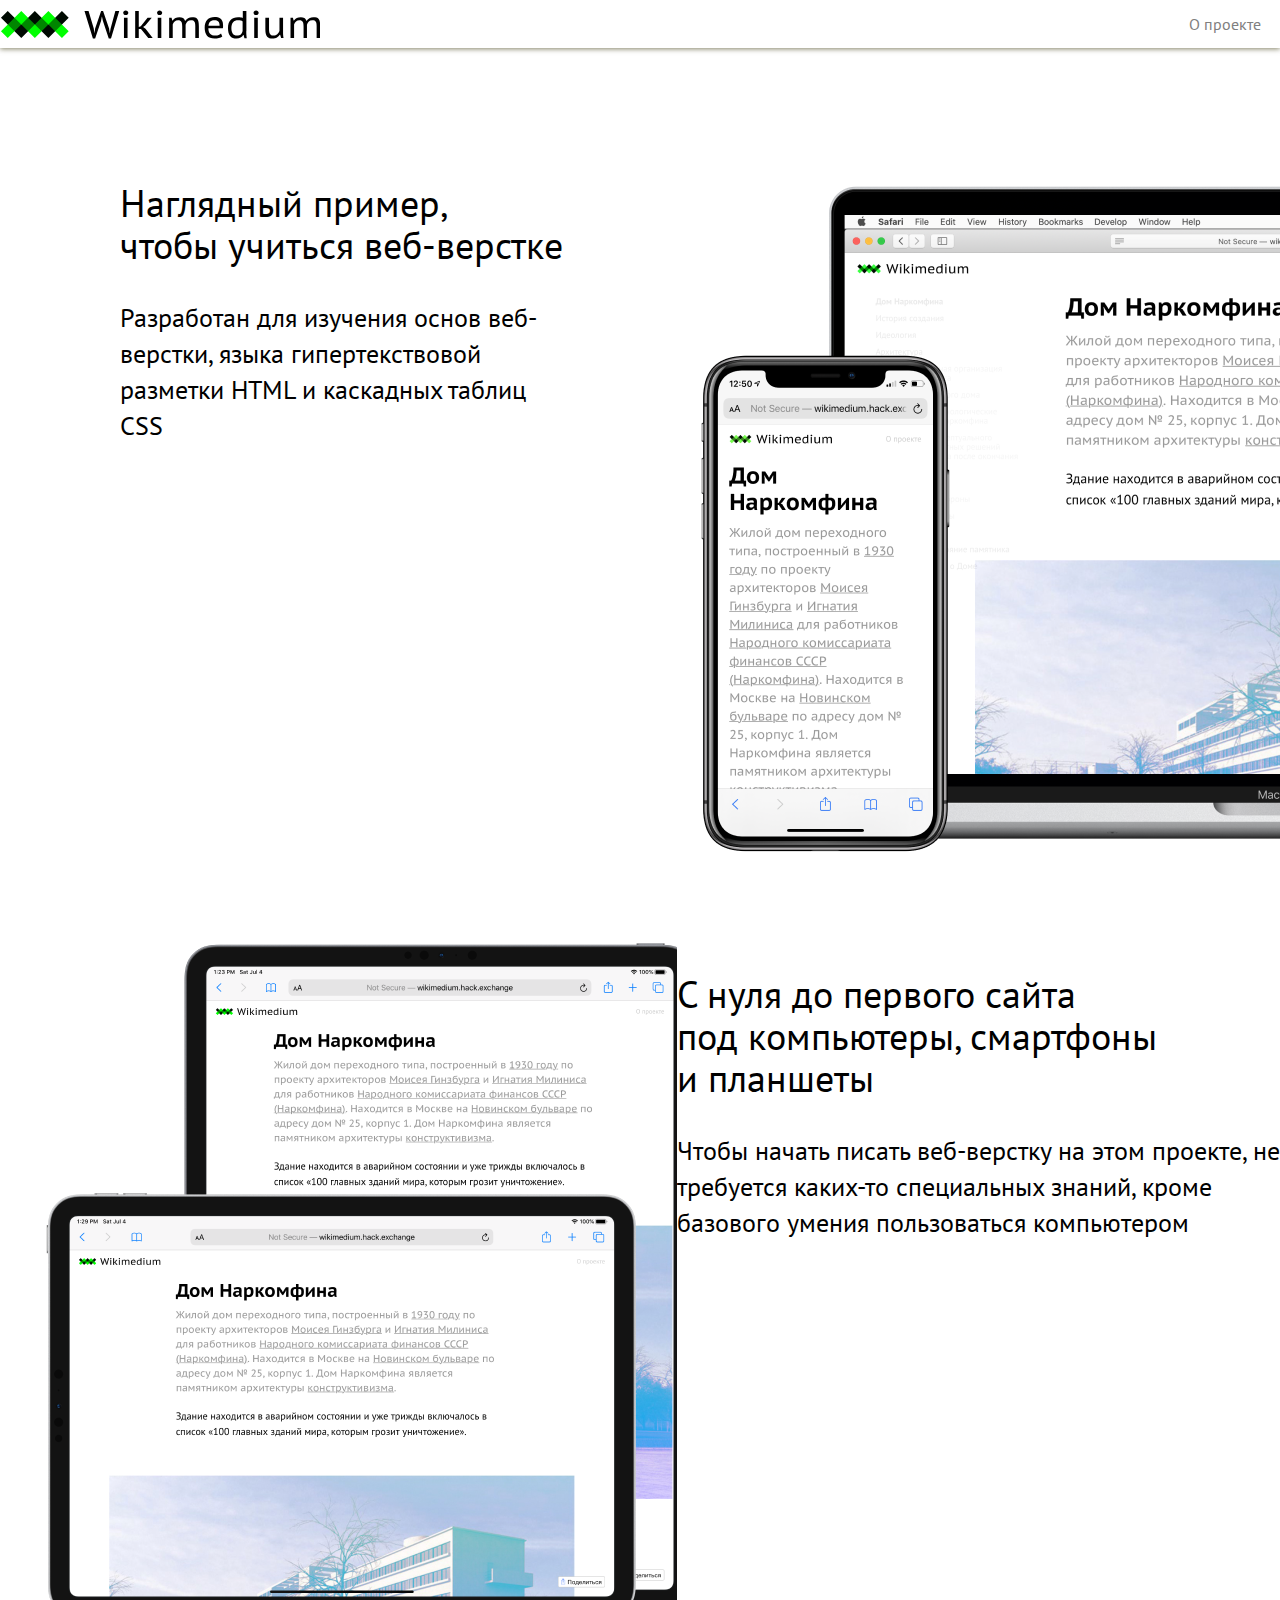
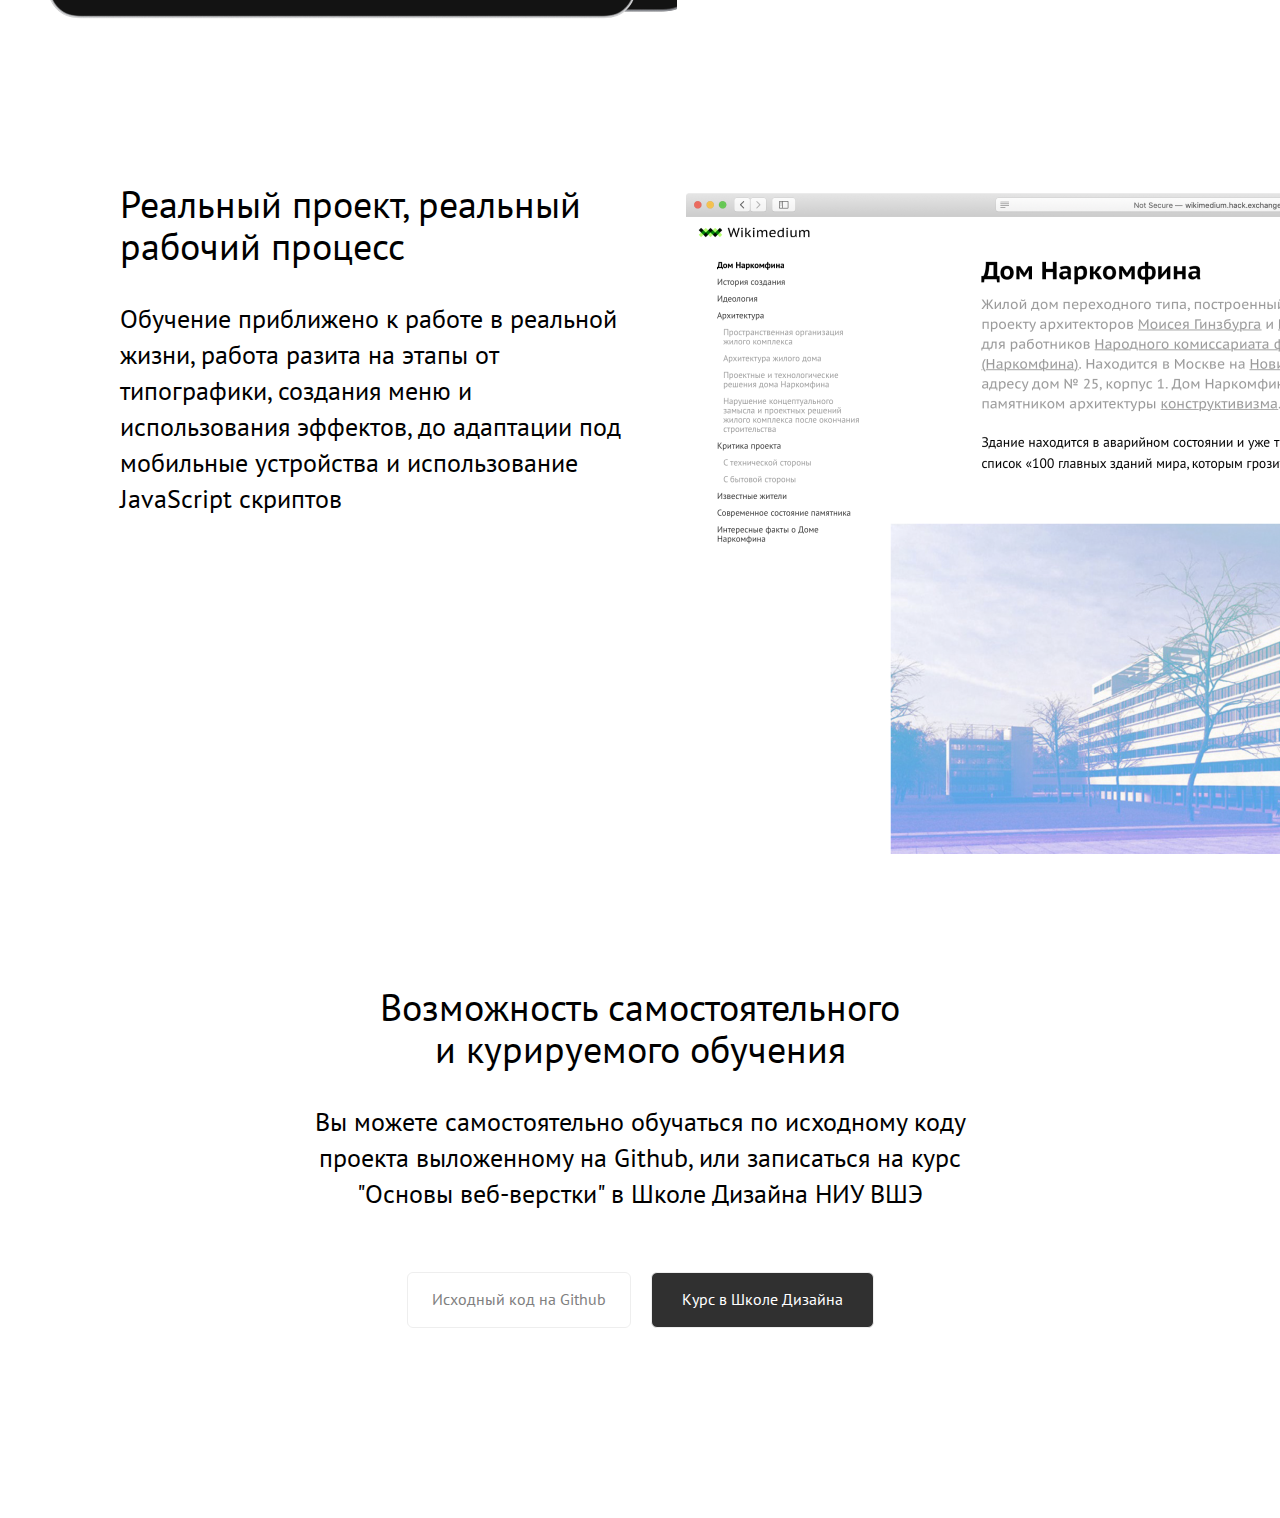
<file: about.html>
<!DOCTYPE html>
<html lang="en">
  <head>
    <meta charset="UTF-8" />
    <meta name="viewport" content="width=device-width, initial-scale=1.0" />
    <title>О проекте</title>
    <link rel="stylesheet" href="stylesheets/style.css" />
    <!-- фавиконка -->
    <link rel="icon" type="image/x-icon" href="images/favicon.ico" />
    <link rel="icon" type="image/png" href="images/favicon.png" />
  </head>
  <body class="about">
    <nav class="menubar">
      <a href="index.html"><div class="logo"></div>
      <ul>
        <li><a href="about.html">О проекте</a></li>
        <!-- <li><a href="">Ссылка</a></li> -->
      </ul>
    </nav>

    <!-- основное содержание -->
    <section class="first-section">
      <div>
        <h1>Наглядный пример, <br />чтобы учиться веб-верстке</h1>
        <p>
          Разработан для изучения основ веб-верстки, языка гипертекствовой
          разметки HTML и каскадных таблиц CSS
        </p>
      </div>
      <div>
        <img
          src="images/about1.png"
          alt="мокап проекта Дом Наркомфина на макбуке и айфоне"
        />
      </div>
    </section>

    <section class="second-section">
      <div>
        <img
          src="images/about2.png"
          alt="мокар проекта Дом Наркомфина на планшете"
        />
      </div>
      <div>
        <h1>
          С нуля до первого сайта <br />под компьютеры, смартфоны <br />и
          планшеты
        </h1>
        <p>
          Чтобы начать писать веб-верстку на этом проекте, не требуется каких-то
          специальных знаний, кроме базового умения пользоваться компьютером
        </p>
      </div>
    </section>
    <section class="third-section">
      <div>
        <h1>Реальный проект, реальный рабочий процесс</h1>
        <p>
          Обучение приближено к работе в реальной жизни, работа разита на этапы
          от типографики, создания меню и использования эффектов, до адаптации
          под мобильные устройства и использование JavaScript скриптов
        </p>
      </div>
      <div>
        <img
          src="images/about3.png"
          alt="скрин сайта Дом Наркомфина в браузере"
        />
      </div>
    </section>
    <section class="fourth-section">
      <h1>
        Возможность самостоятельного <br />
        и курируемого обучения
      </h1>
      <p>
        Вы можете самостоятельно обучаться по исходному коду проекта выложенному
        на Github, или записаться на курс "Основы веб-верстки" в Школе Дизайна
        НИУ ВШЭ
      </p>
      <div>
        <a href="https://github.com/mpannk/dom-narkomfina"
          >Исходный код на Github</a
        >
        <a href="https://creative.hse.ru/firstyear" class="black-button"
          >Курс в Школе Дизайна</a
        >
      </div>
    </section>
  </body>
</html>
</file>
<file: stylesheets/style.css>
@import 'reset.css';
@import url('https://fonts.googleapis.com/css?family=PT+Sans+Caption:400,700|PT+Sans:400,400i,700,700i&amp;subset=cyrillic');
@import 'layout.css';
@import 'sidebar.css';
@import 'content.css';
@import 'menubar.css';
@import 'about.css';
@import 'adaptive.css';
</file>
